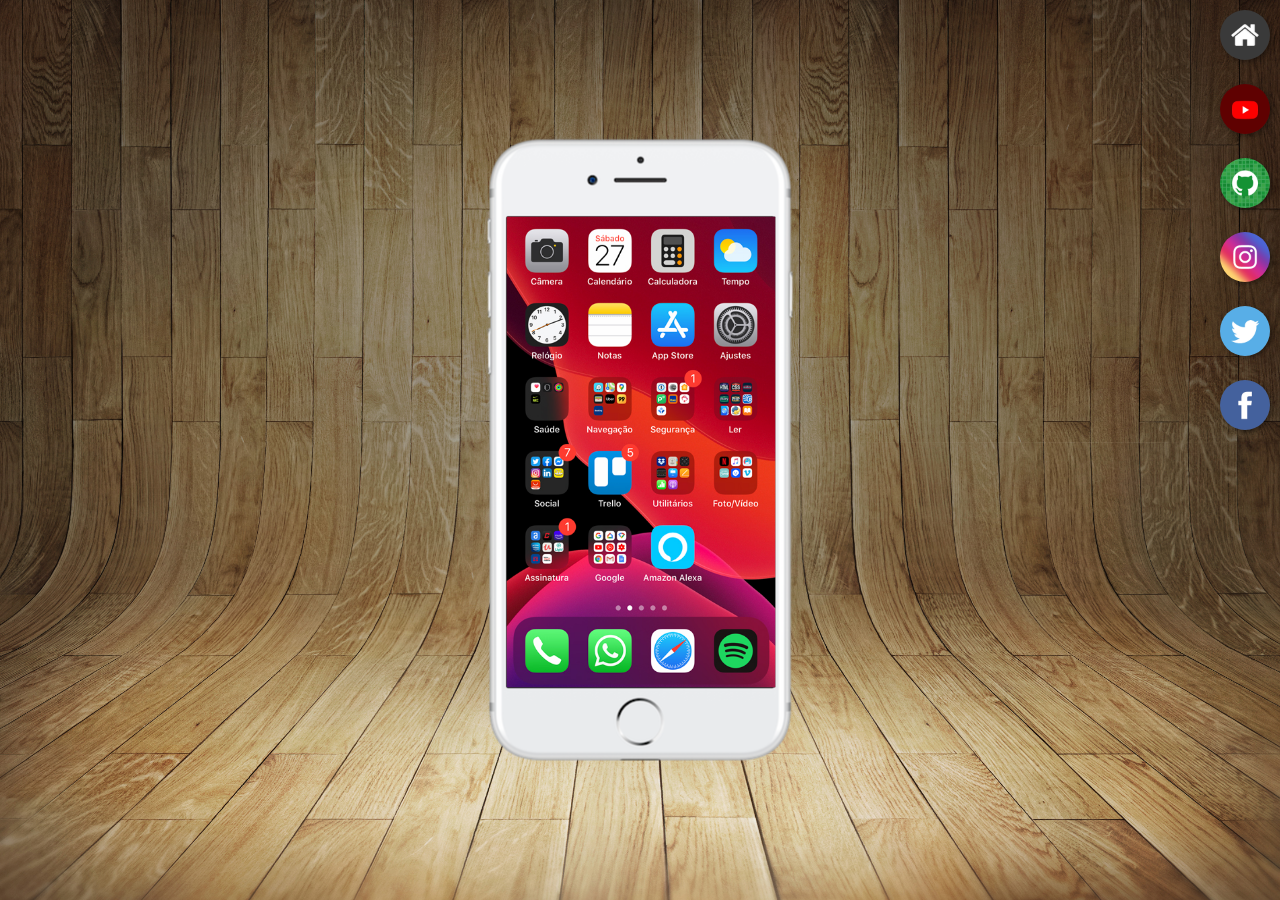
<file: index.html>
<!DOCTYPE html>
<html lang="en">
<head>
    <meta charset="UTF-8">
    <meta name="viewport" content="width=device-width, initial-scale=1.0">
    <link rel="shortcut icon" href="favicon.ico" type="image/x-icon">
    <link rel="stylesheet" href="estilos/style.css">
    <title>Projeto Redes Sociais</title>
</head>
<body>
    <main>
        <section id="telefone">
            <iframe src="home.html" name="tela" id="tela" frameborder="0" referrerpolicy="no-referrer"></iframe>
            
        </section>
        <section id="redes-sociais">
            <a href="home.html" target="tela"><img src="imagens/logo-home.jpg" alt="tela" id="home"></a><br>
            <a href="youtube.html" target="tela"><img src="imagens/logo-youtube.jpg" alt="youtube"></a><br>
            <a href="github.html" target="tela"><img src="imagens/logo-github.jpg" alt="github"></a><br>
            <a href="instagram.html" target="tela"><img src="imagens/logo-instagram.jpg" alt="instagram"></a><br>
            <a href="twitter.html" target="tela"><img src="imagens/logo-twitter.jpg" alt="twitter"></a><br>
            <a href="facebook.html" target="tela"><img src="imagens/logo-facebook.jpg" alt="facebok"></a><br>
            
        </section>
    </main>   
</body>
</html>
</file>
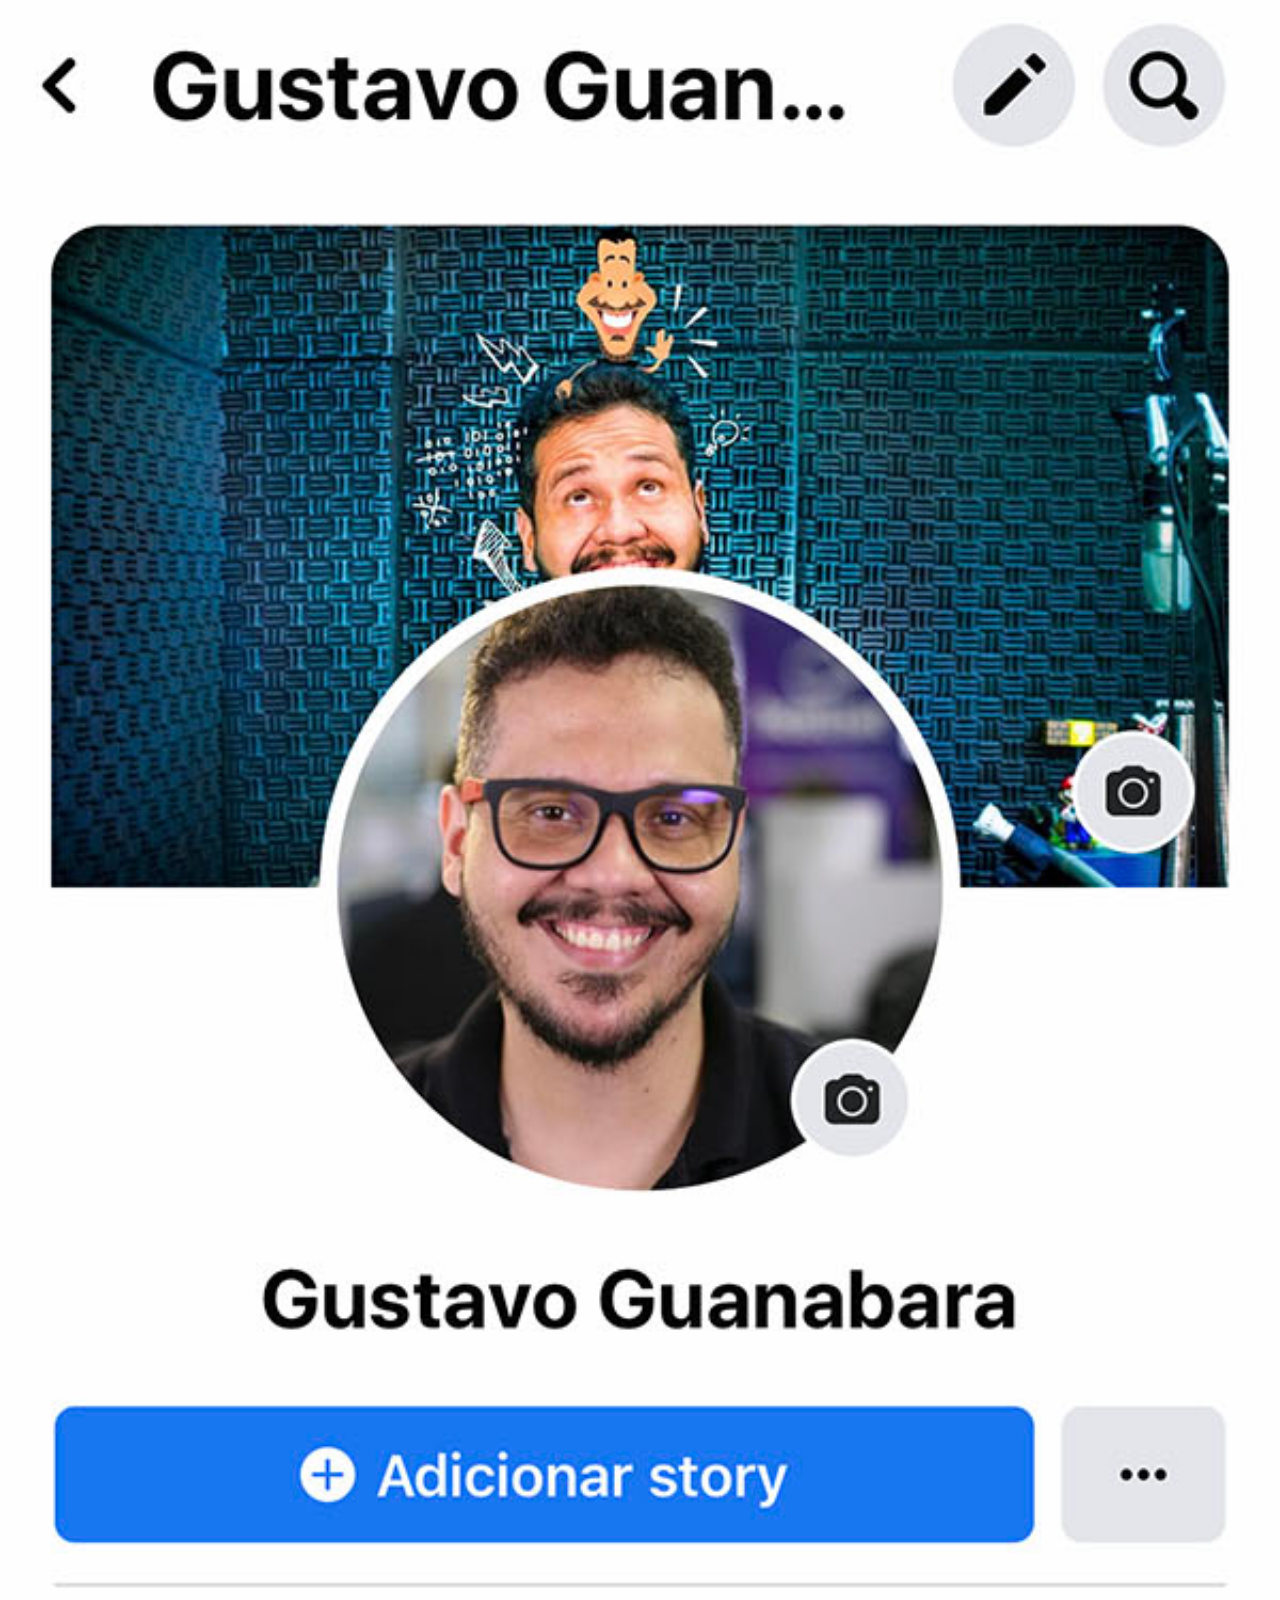
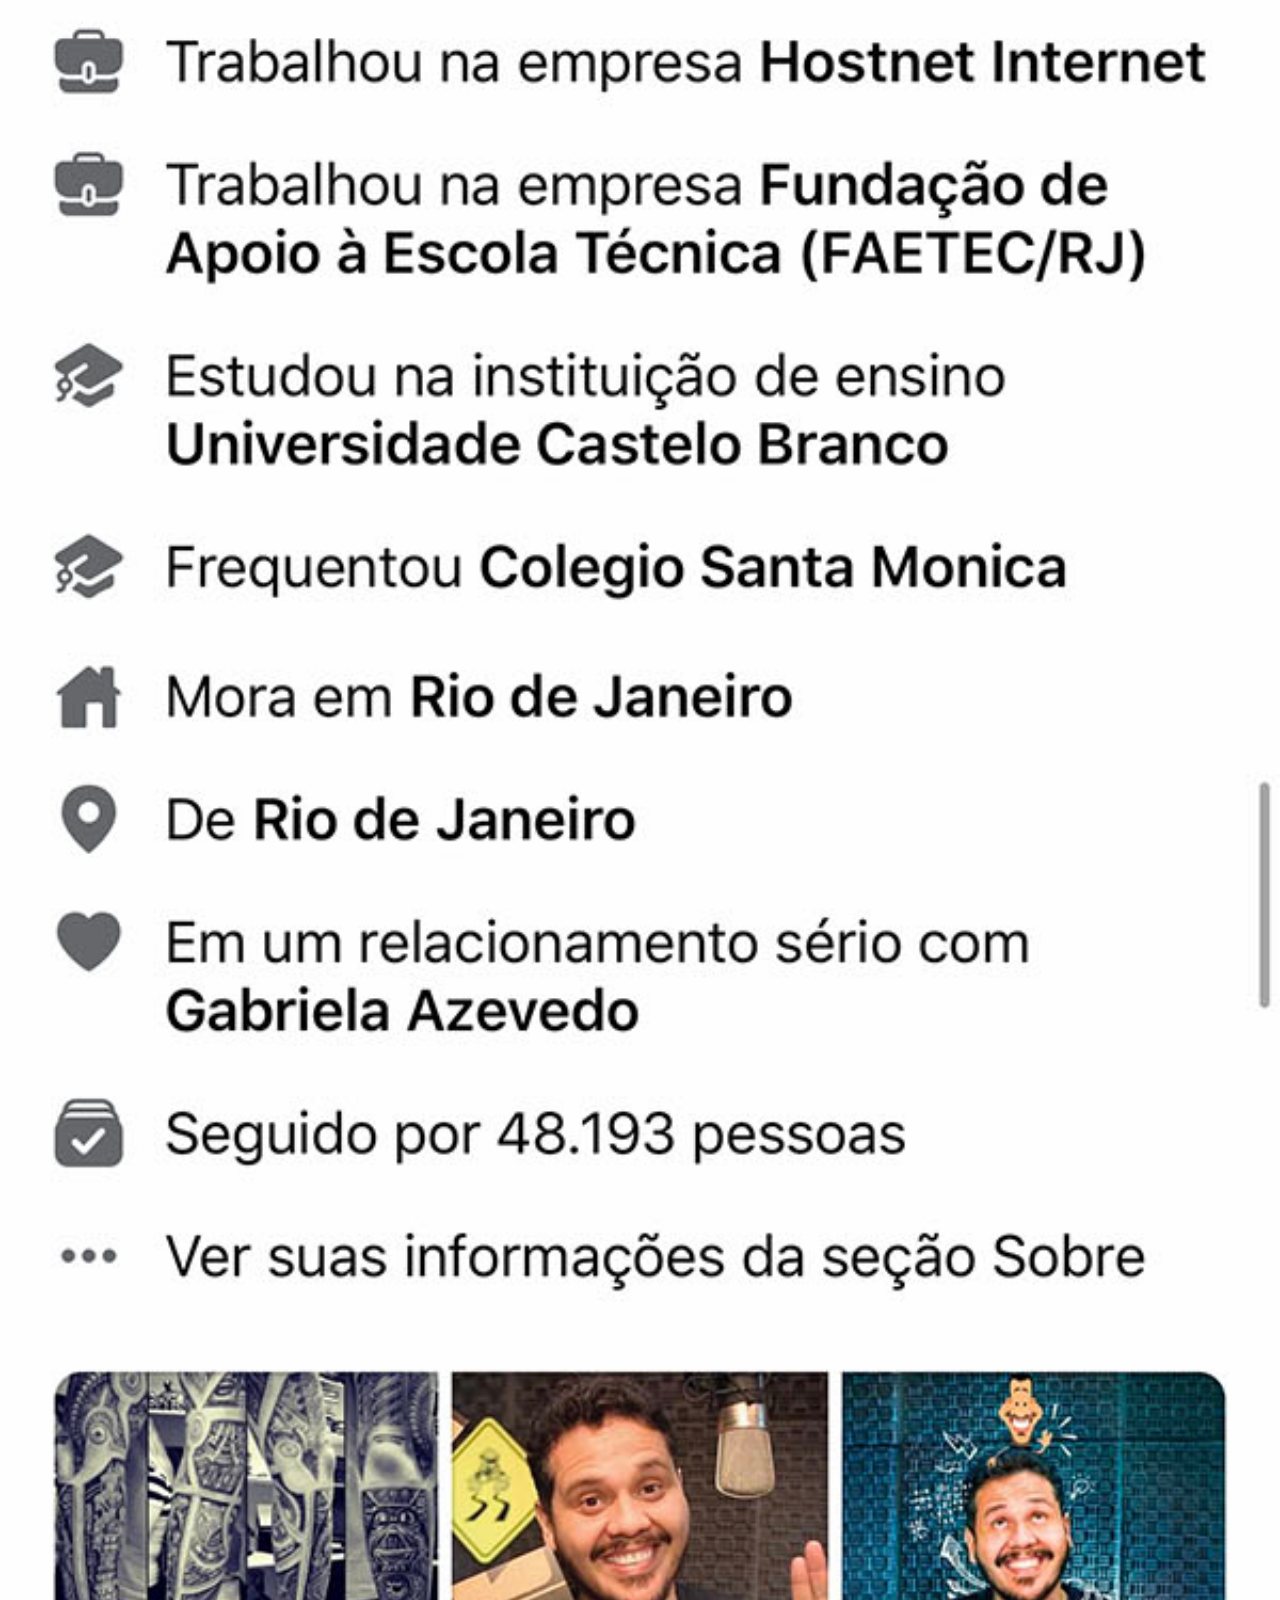
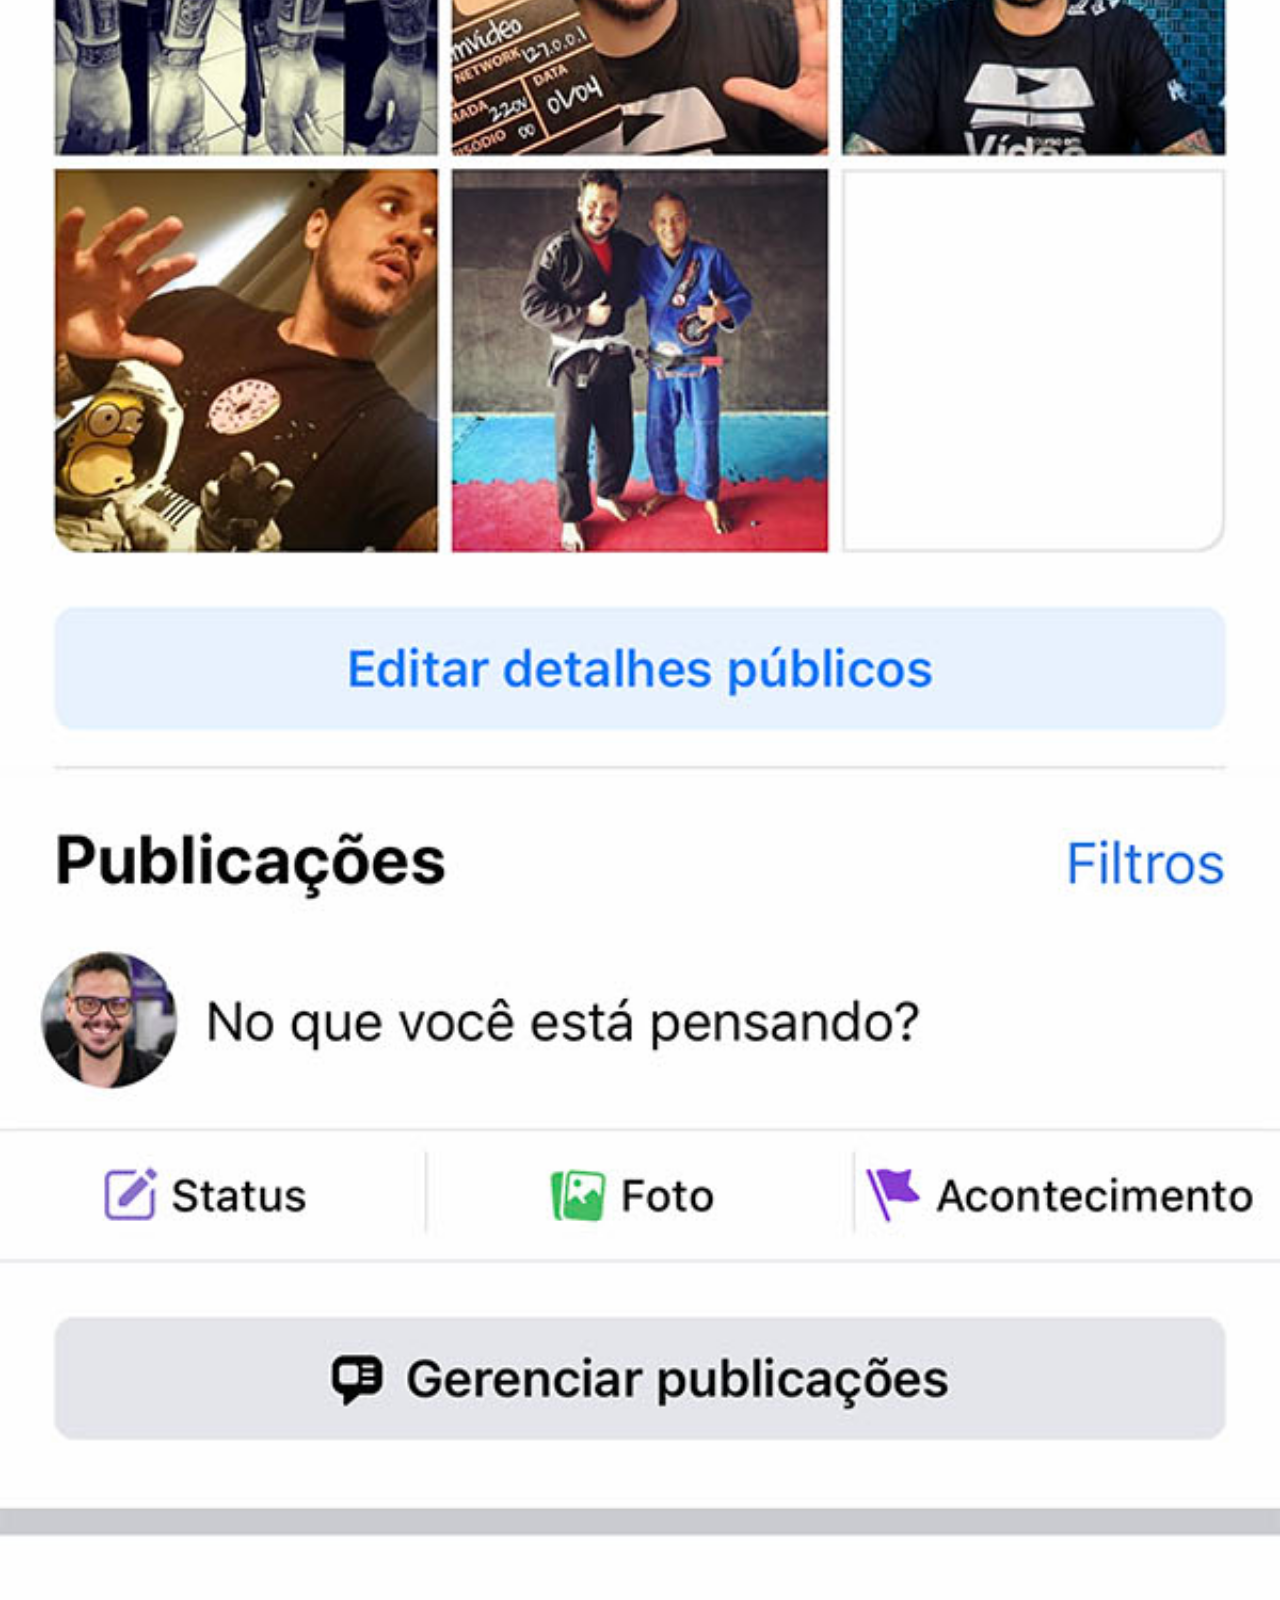
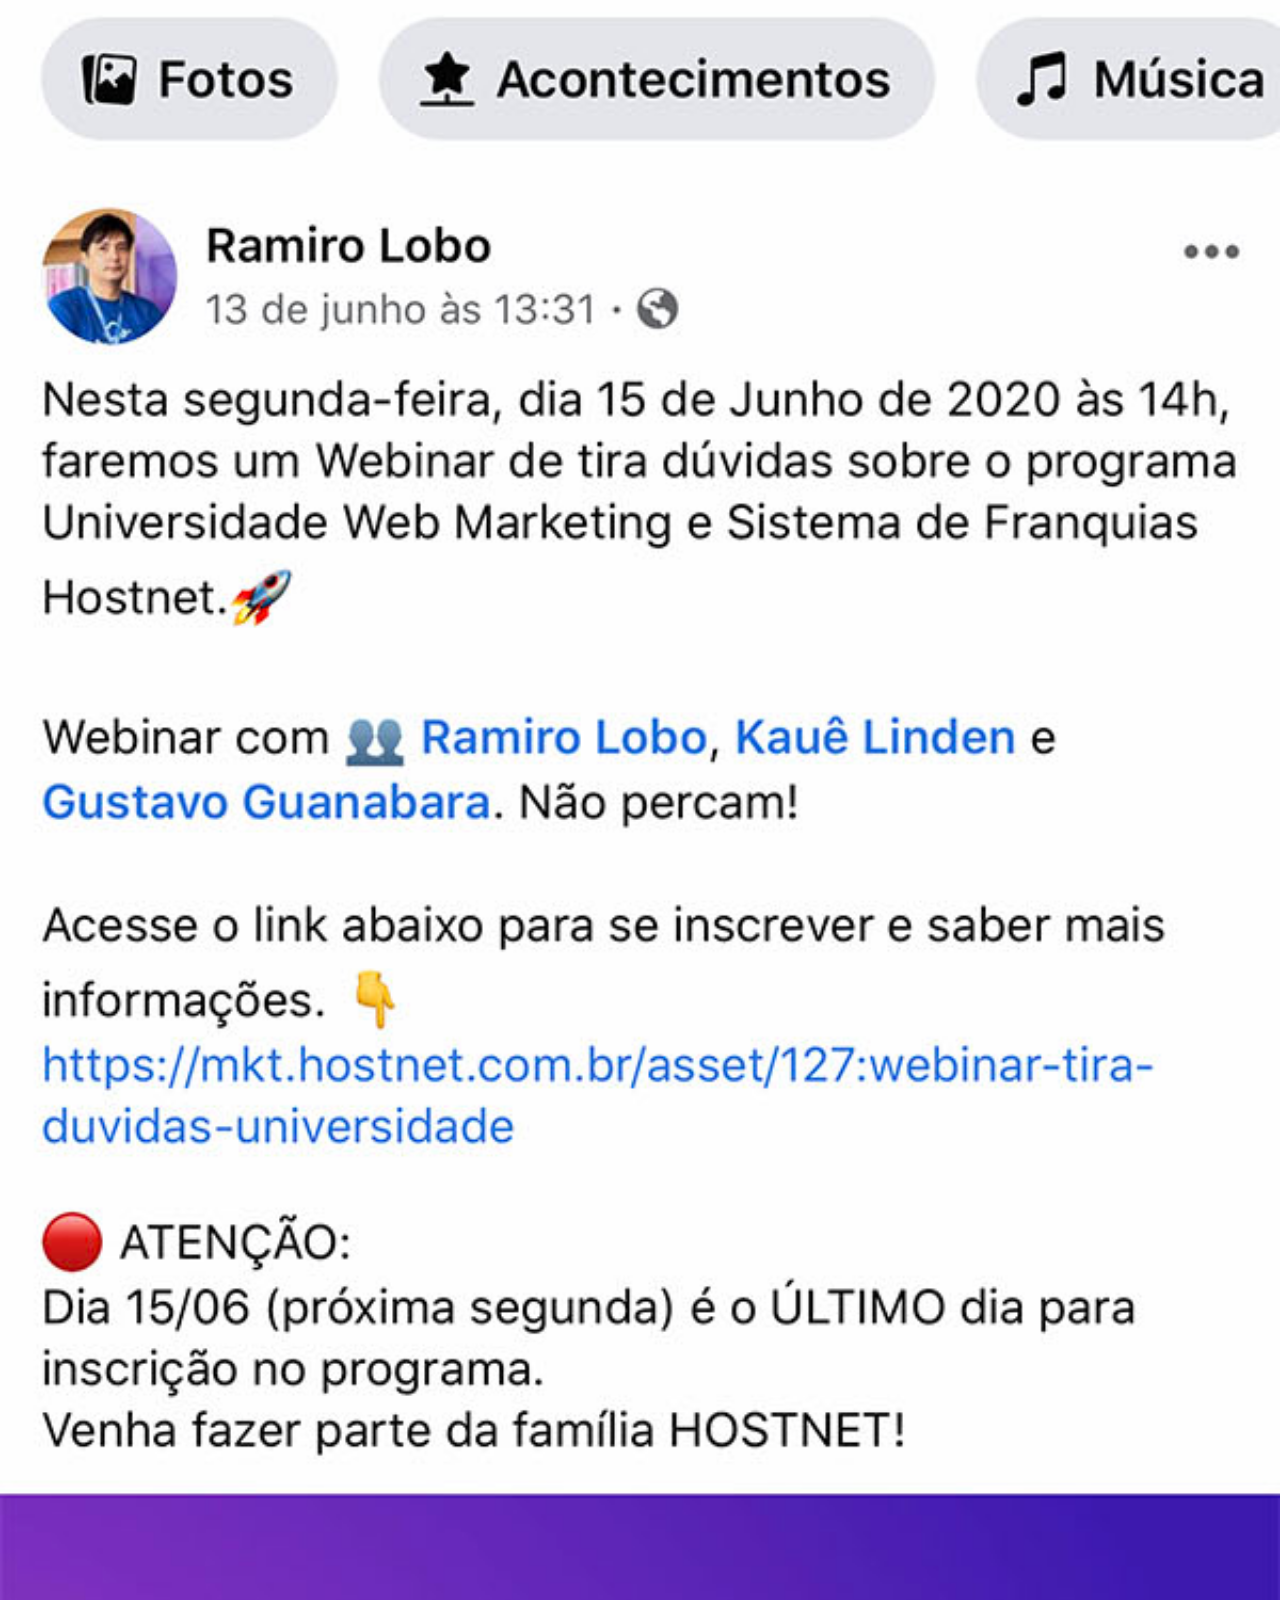
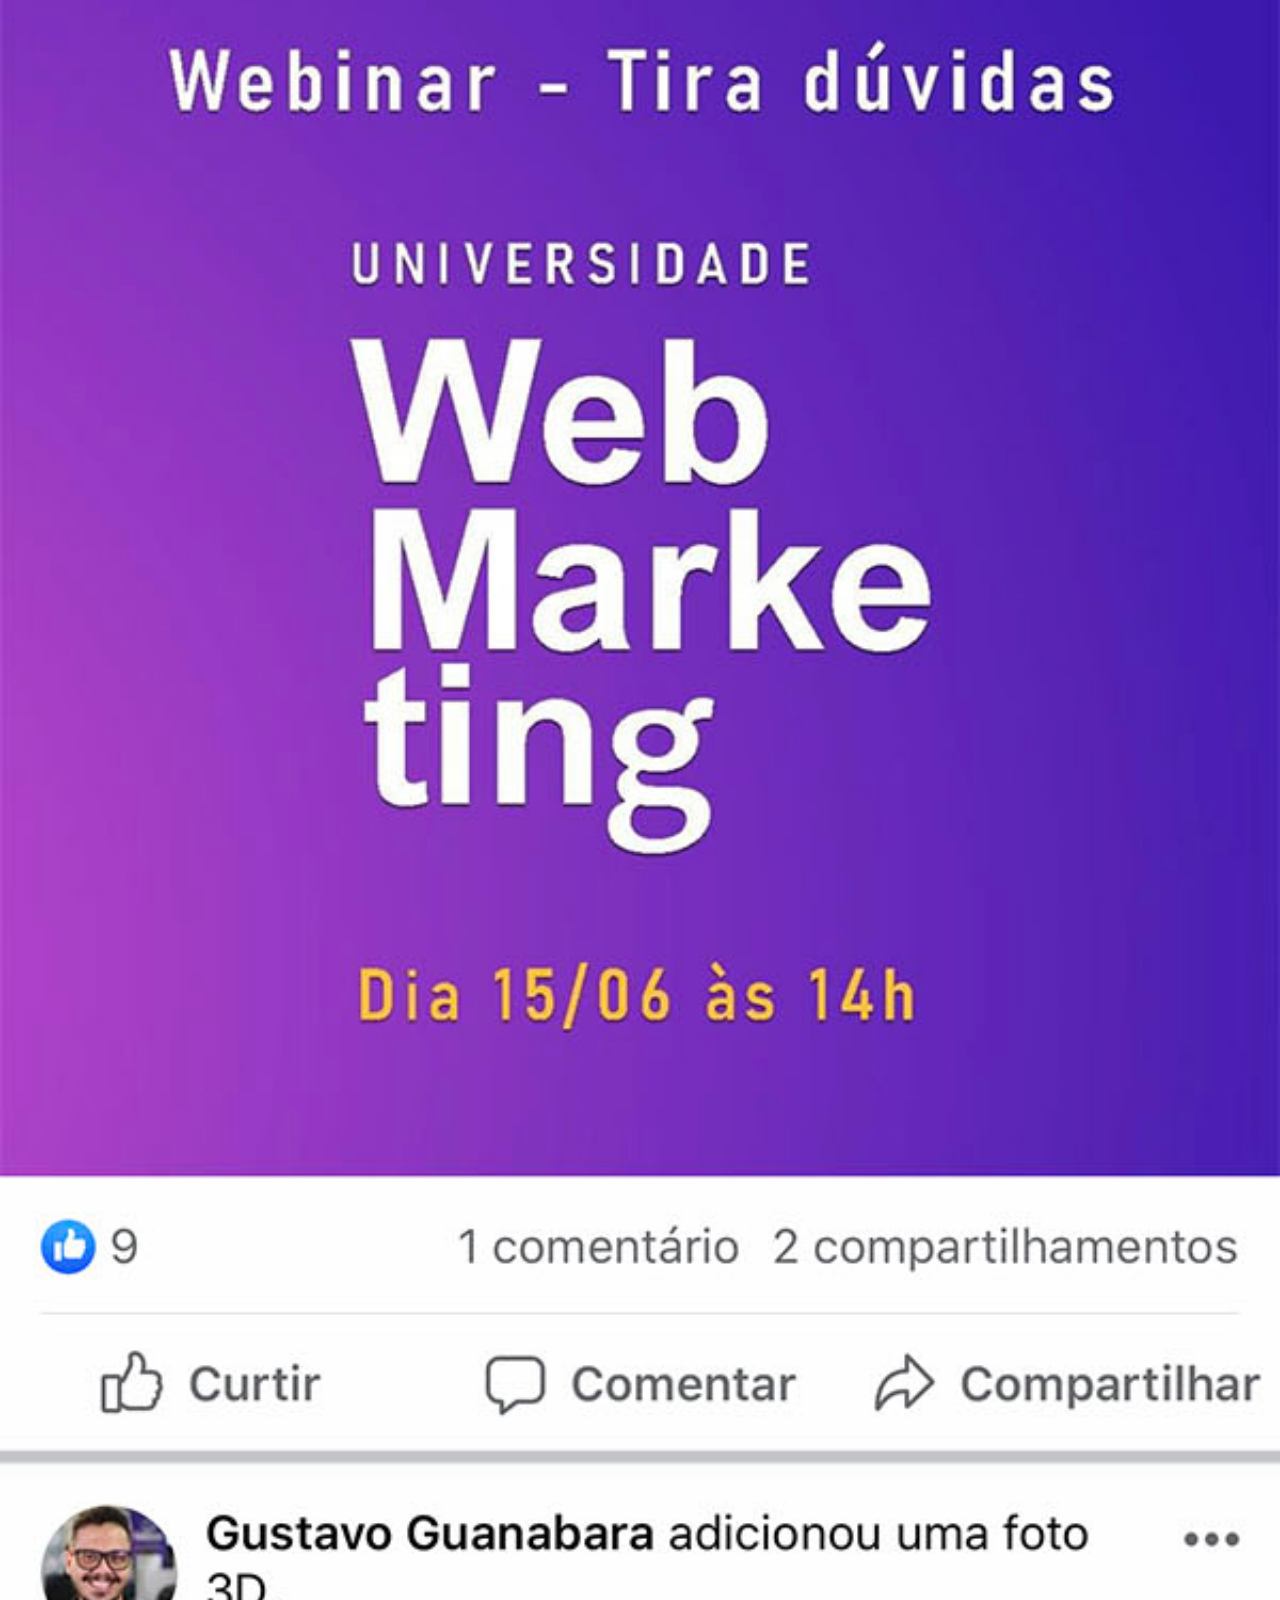
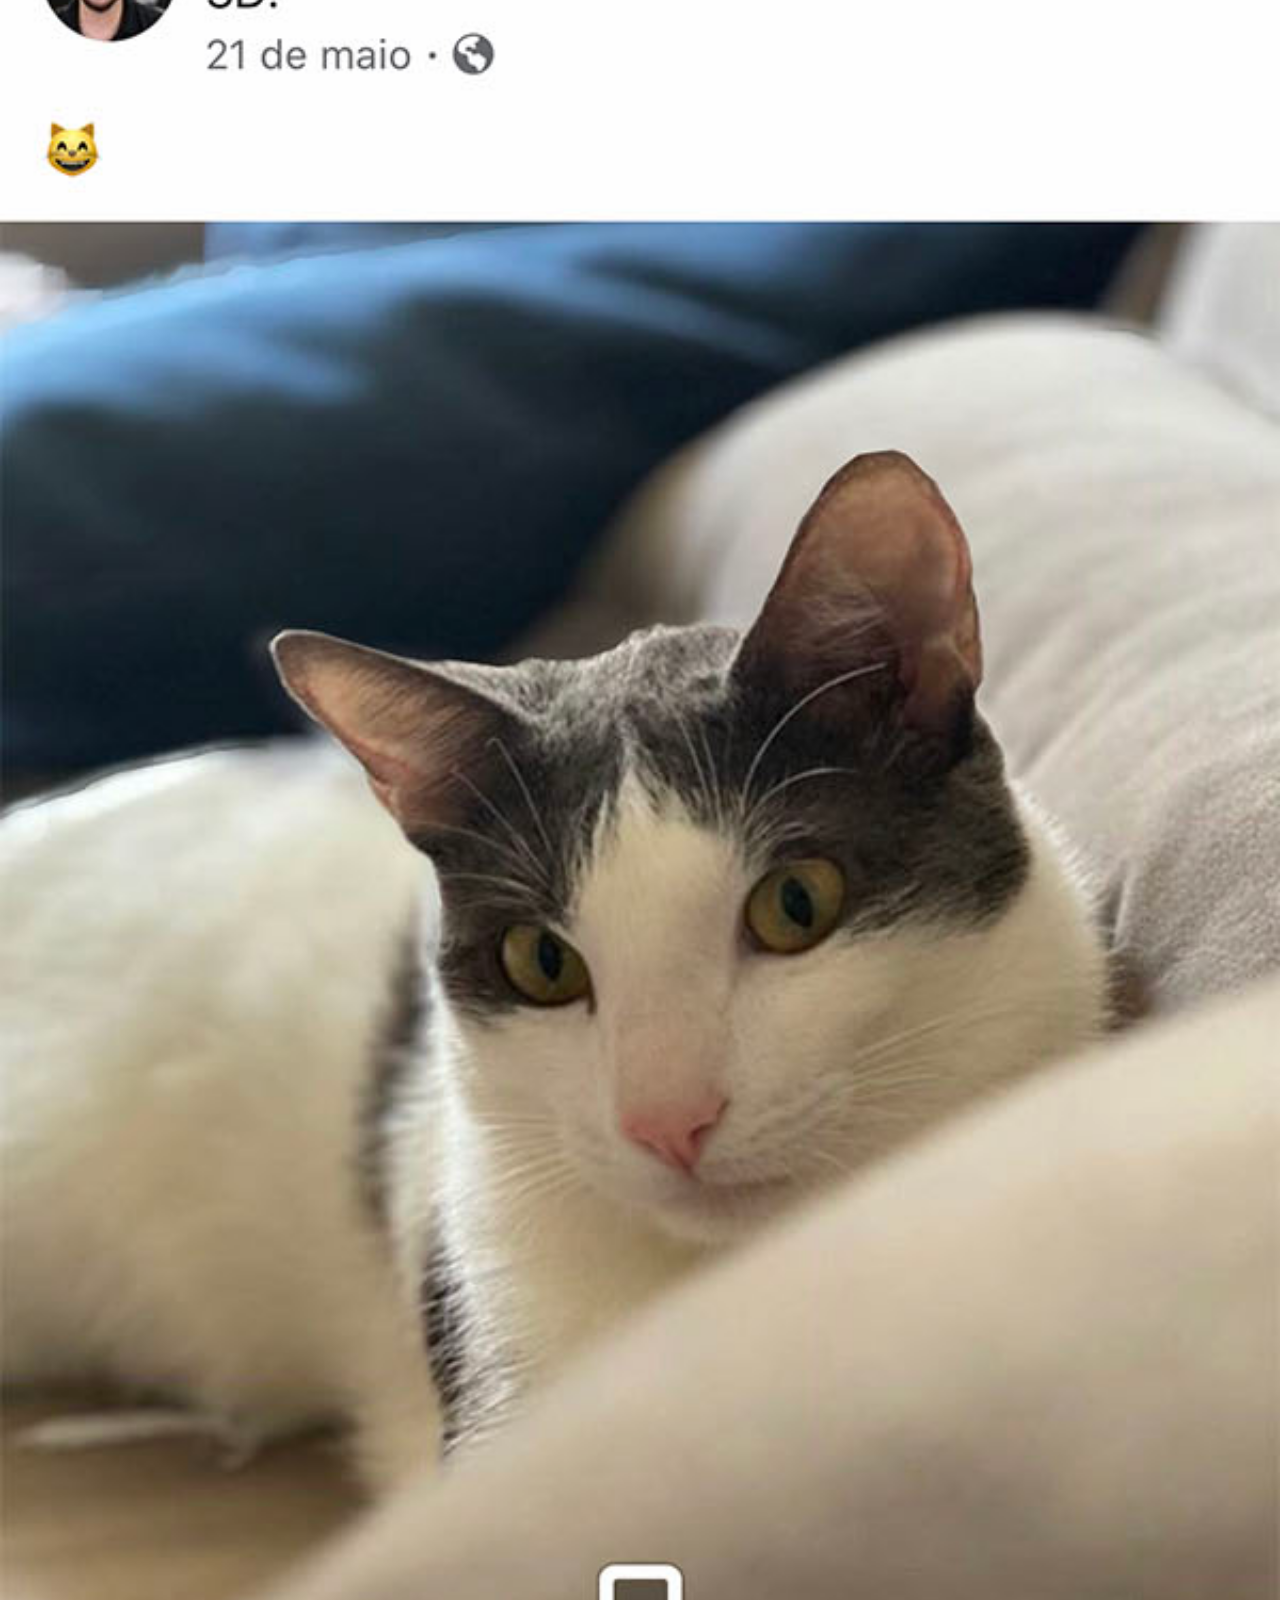
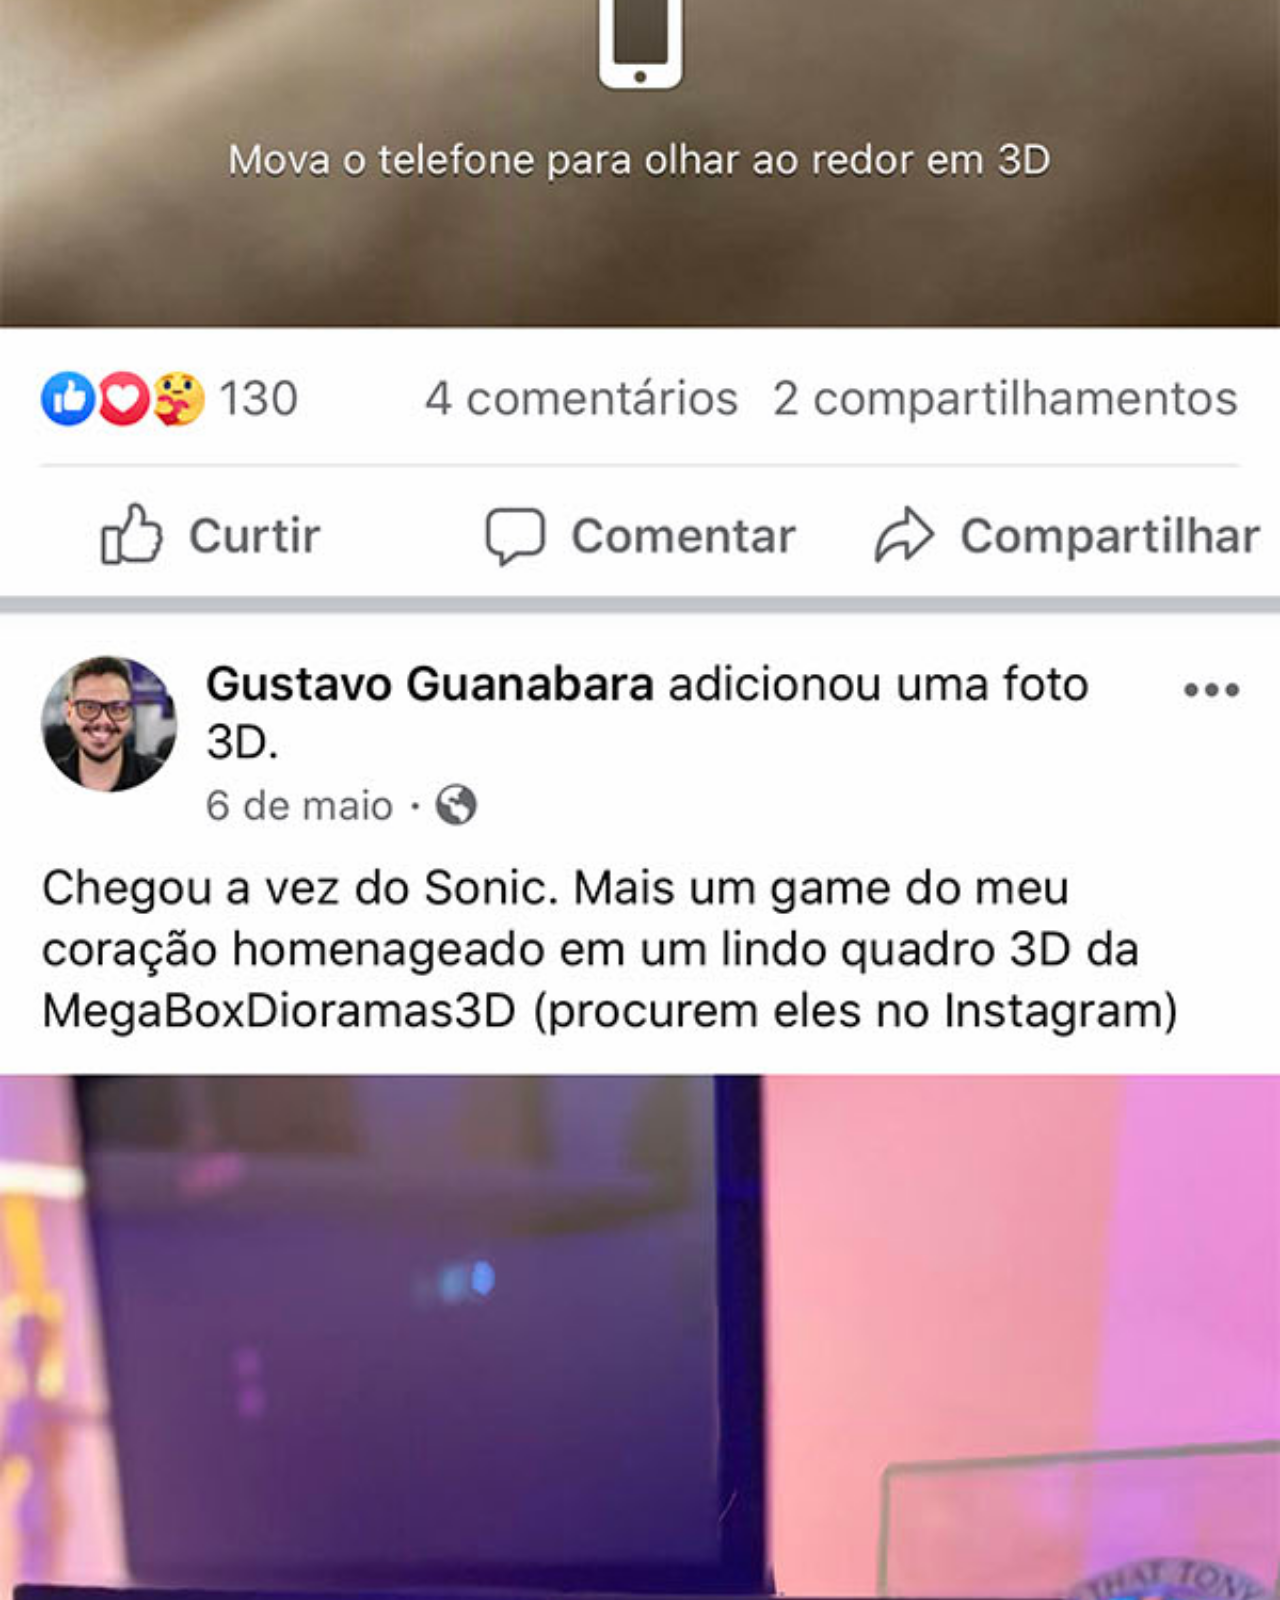
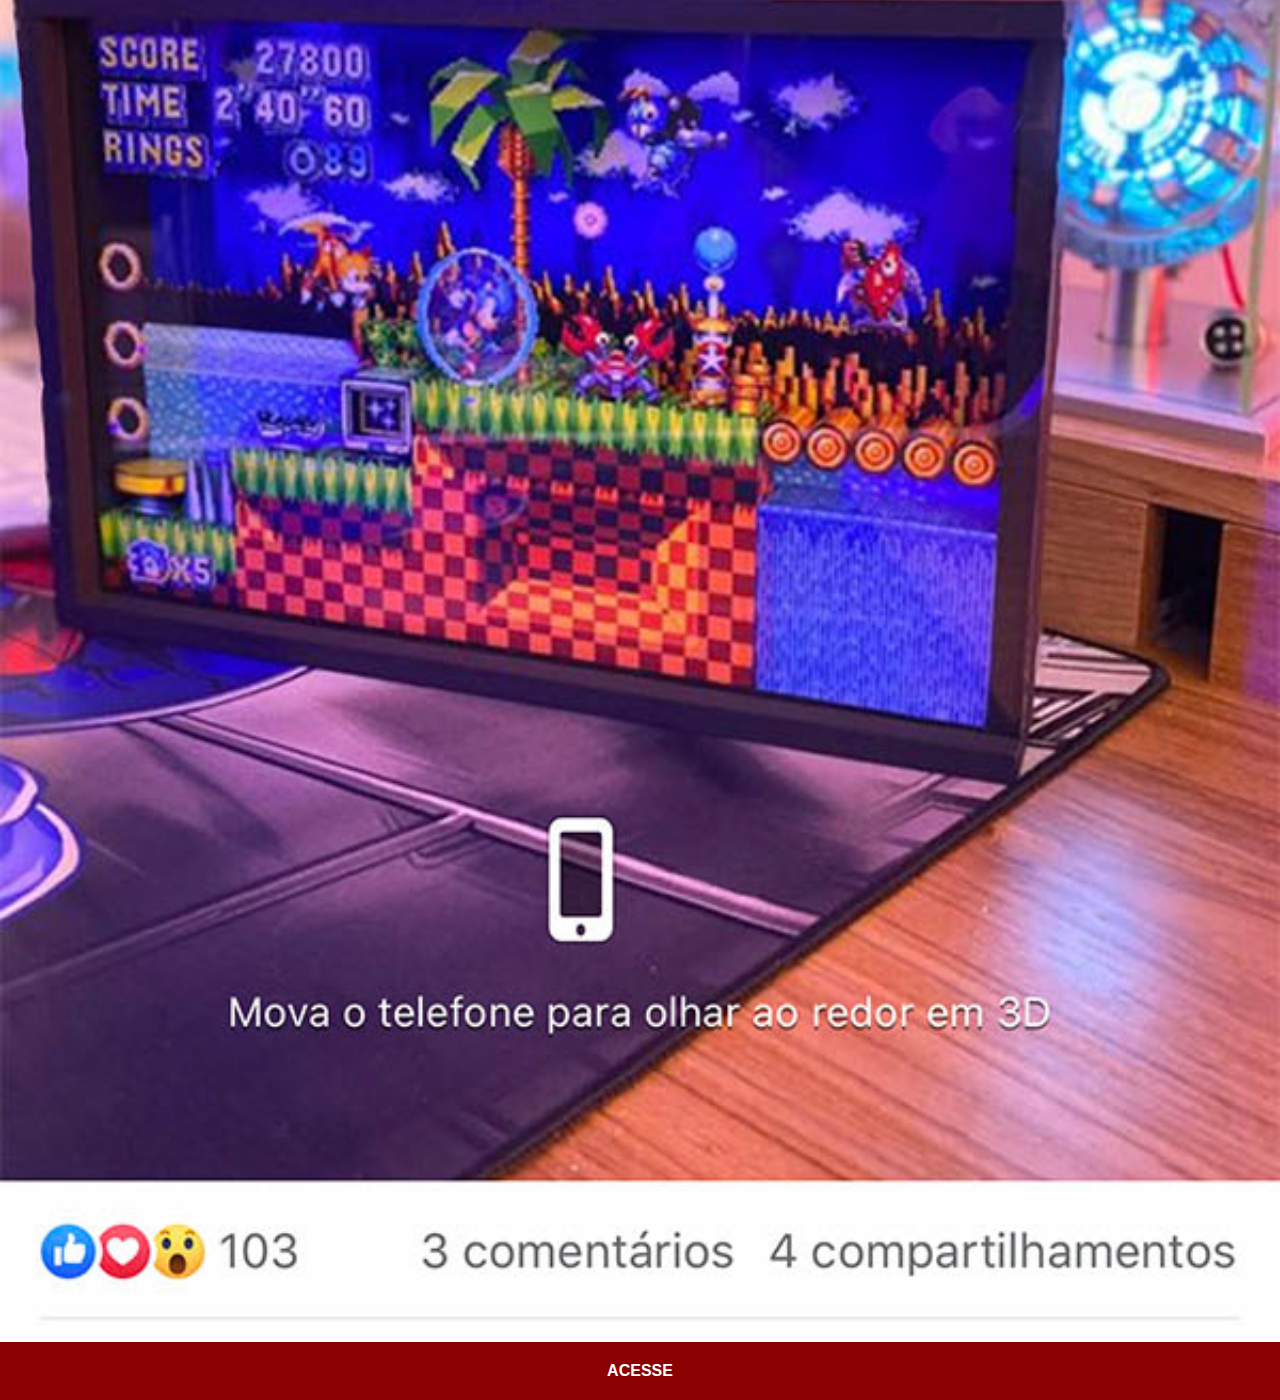
<file: facebook.html>
<!DOCTYPE html>
<html lang="pt-br">
<head>
    <meta charset="UTF-8">
    <meta name="viewport" content="width=device-width, initial-scale=1.0">
    <title>Document</title>
    <link rel="stylesheet" href="estilos/social.css">
</head>
<body>
    <img src="imagens/tela-facebook.jpg" alt=""><a href="https://www.facebook.com/gustavoguanabara/?locale=pt_BR">ACESSE</a>
       
    
</body>
</html>
</file>
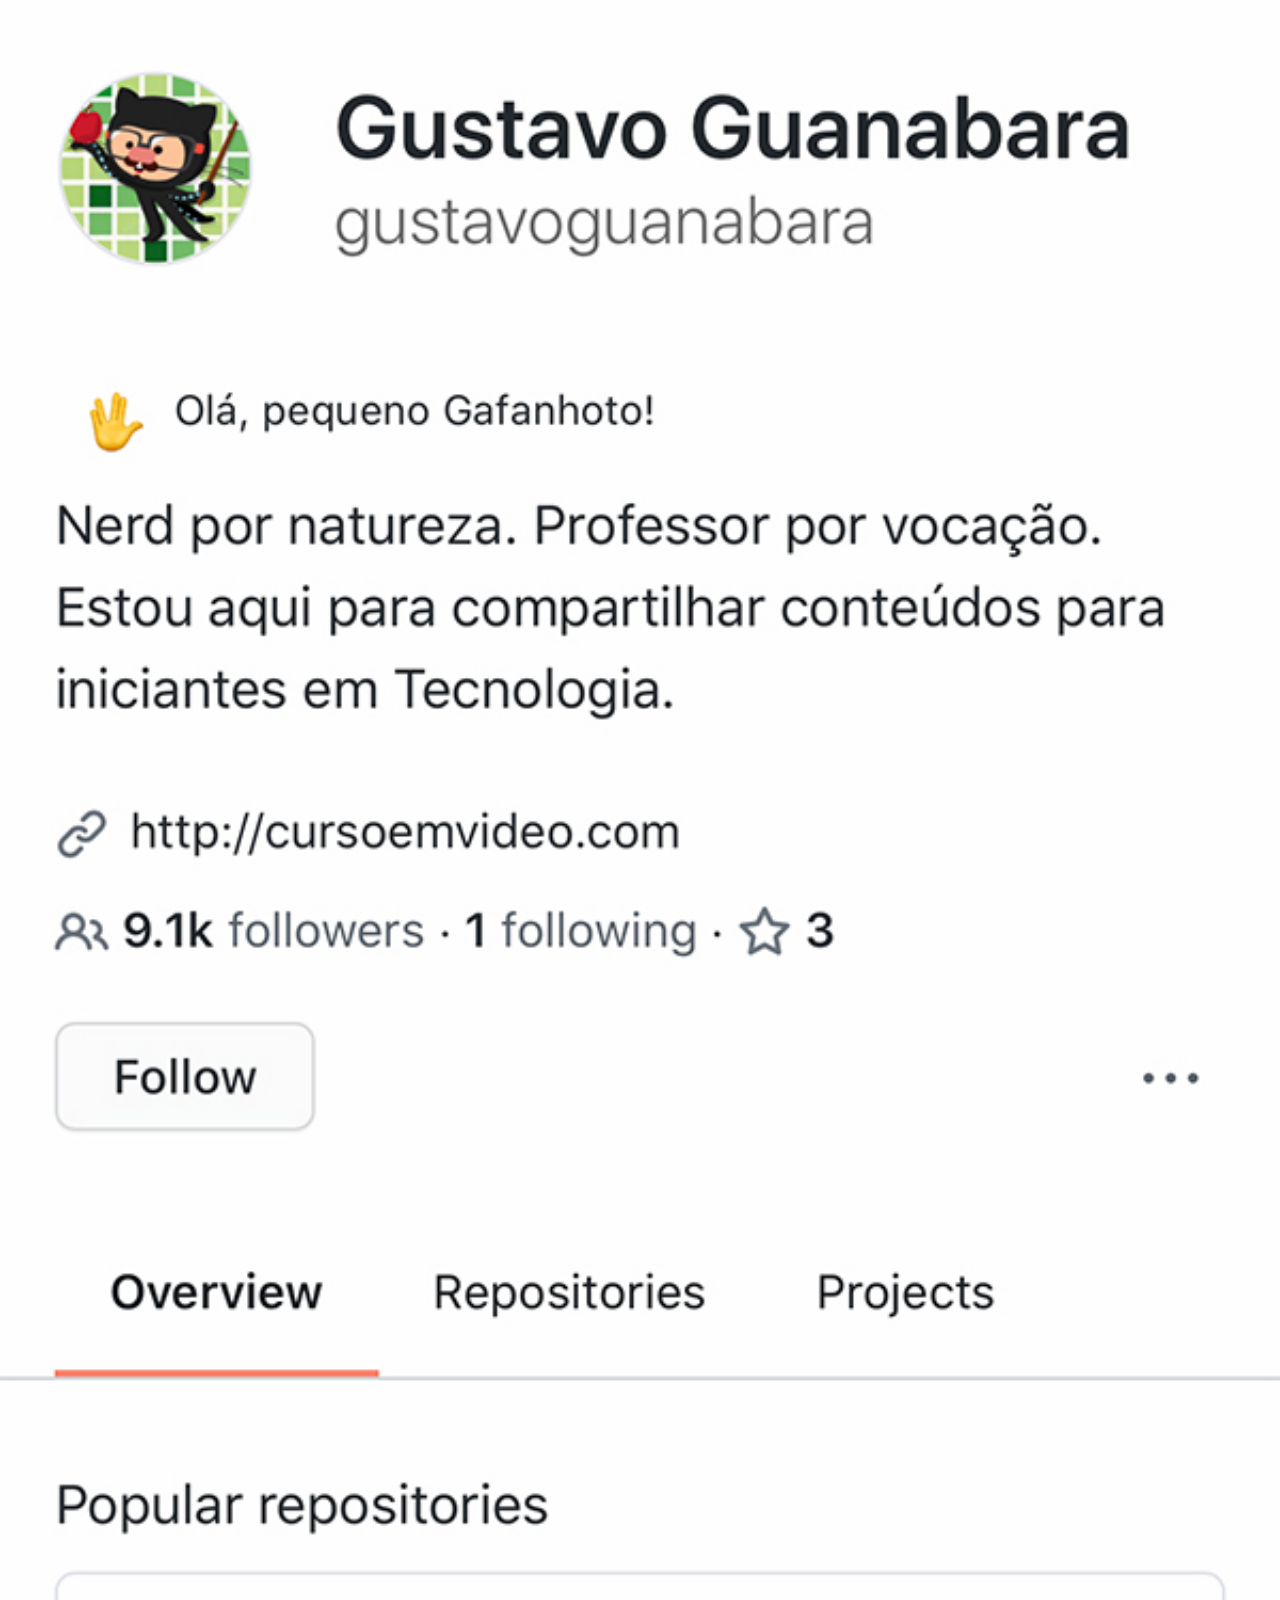
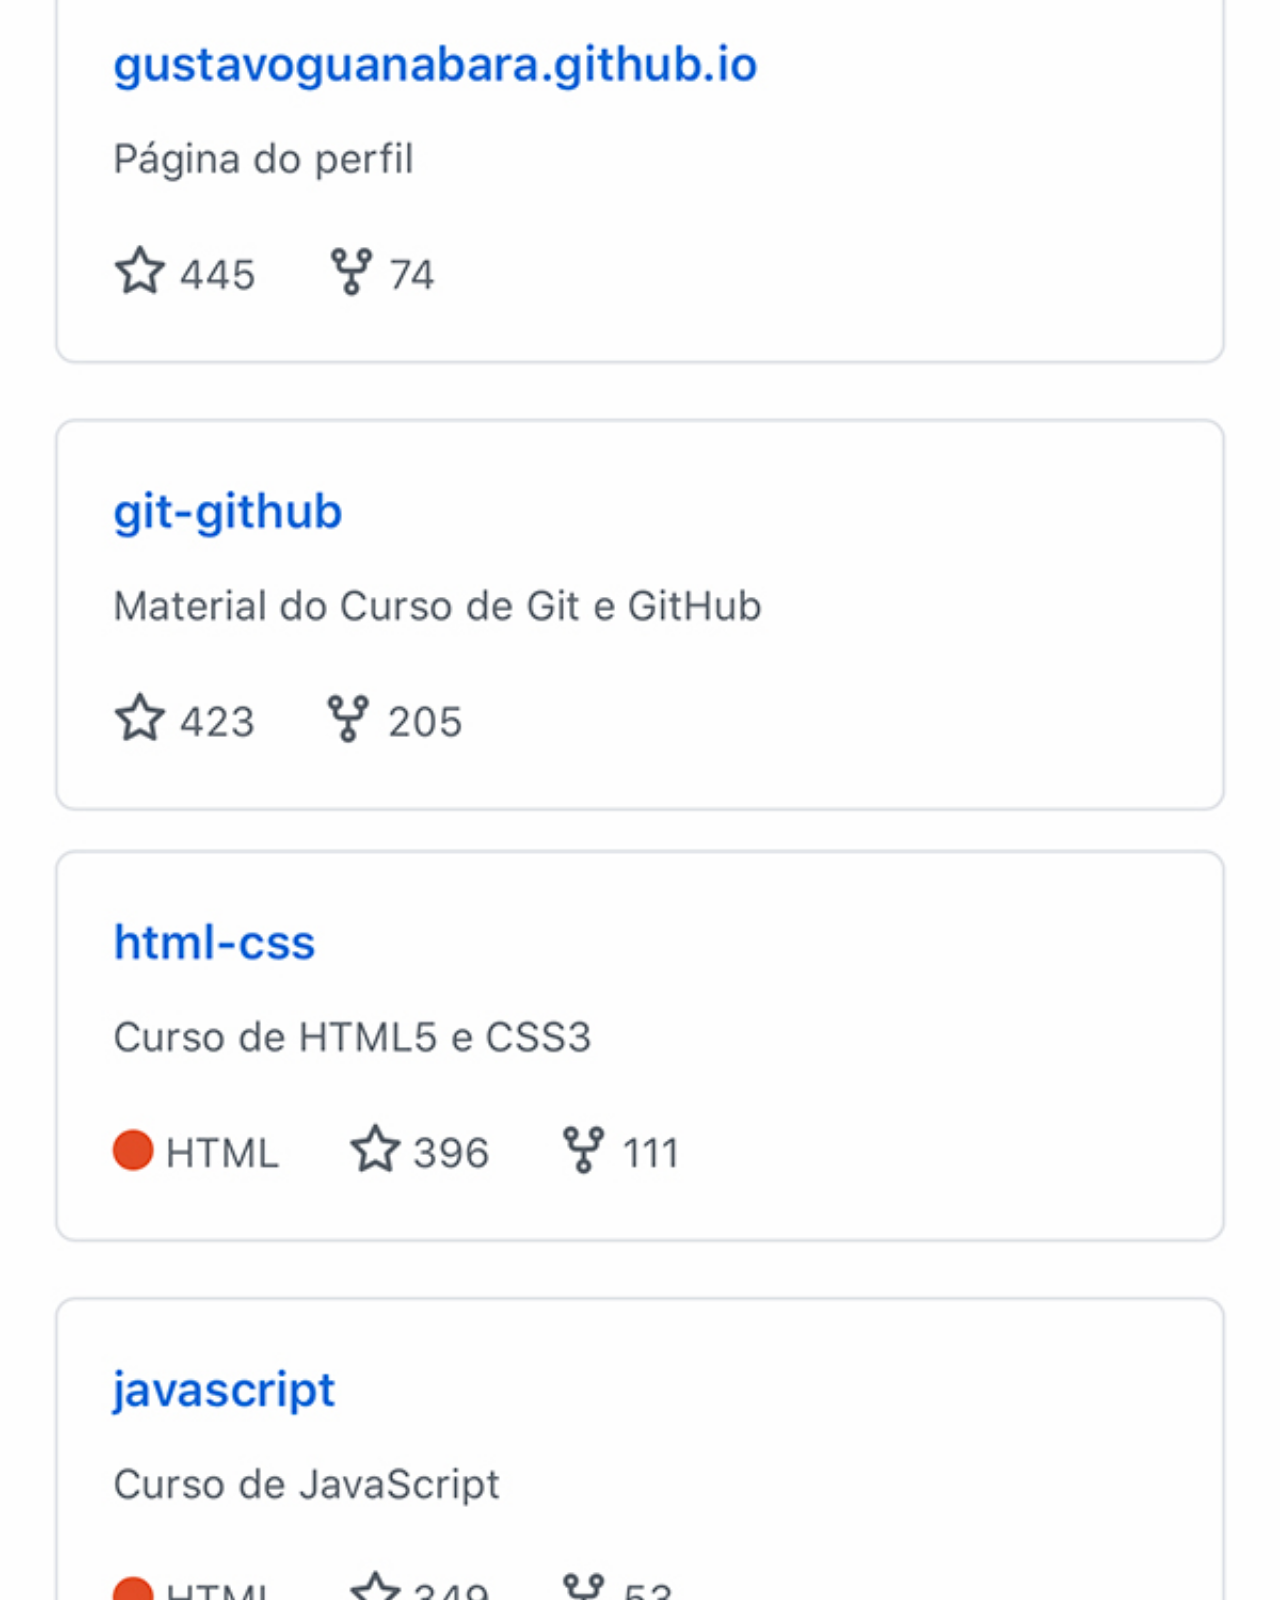
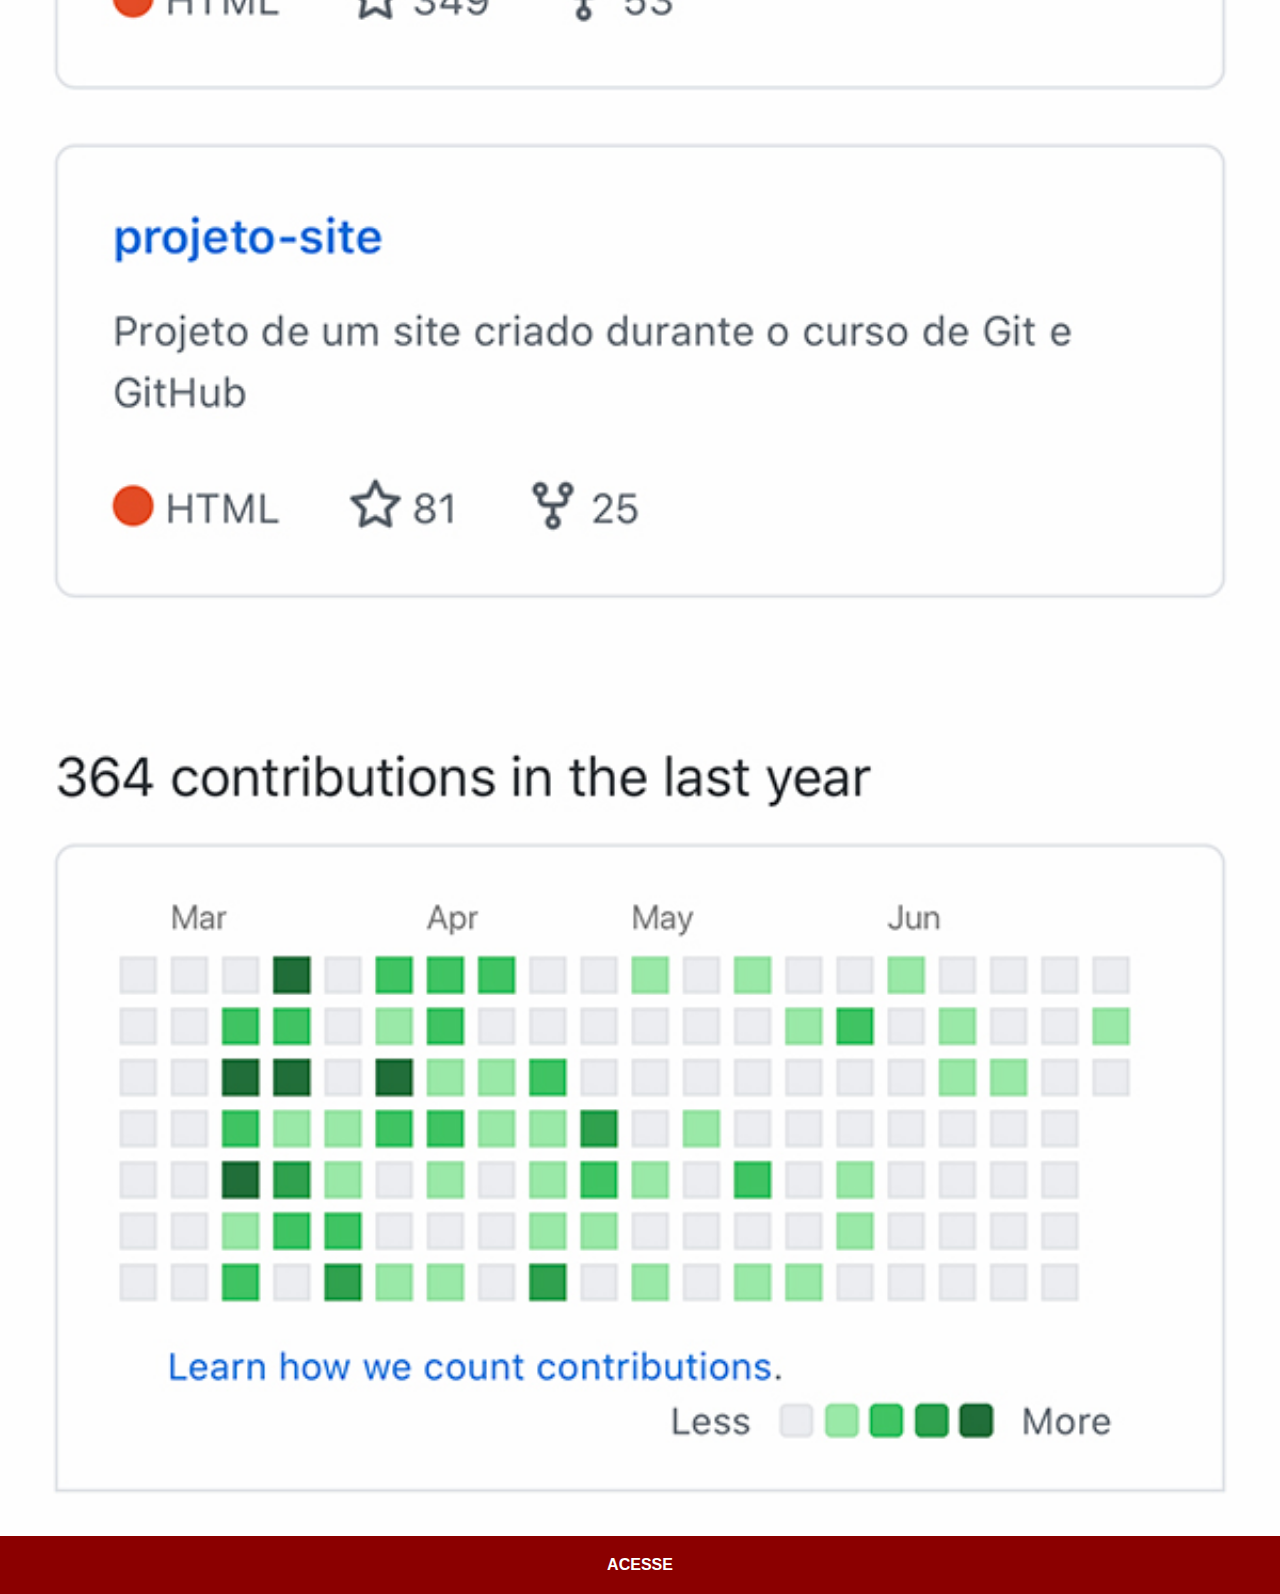
<file: github.html>
<!DOCTYPE html>
<html lang="pt-br">
<head>
    <meta charset="UTF-8">
    <meta name="viewport" content="width=device-width, initial-scale=1.0">
    <title>Document</title>
    <link rel="stylesheet" href="estilos/social.css">
</head>
<body>
    <img src="imagens/tela-github.jpg" alt=""><a href="https://github.com/gustavoguanabara">ACESSE</a>
       
    
</body>
</html>
</file>
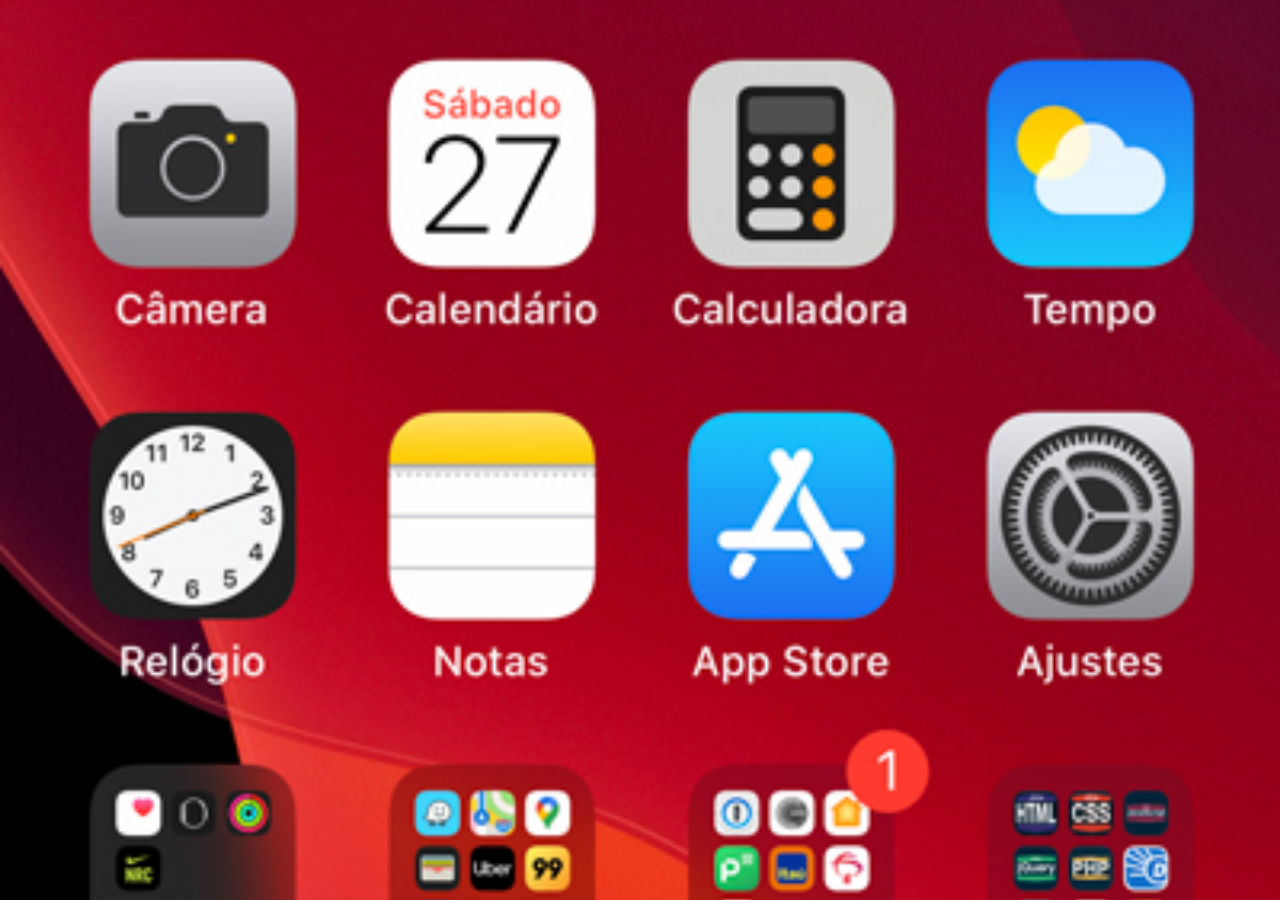
<file: home.html>
<!DOCTYPE html>
<html lang="pt-br">
<head>
    <meta charset="UTF-8">
    <meta name="viewport" content="width=device-width, initial-scale=1.0">
    <title>Document</title>
    <style>
        *{
            margin: 0px;
            padding: 0px;
        }
        body{
            width: 100vw;
            height: 100vh;
            background: black url(imagens/tela-home.jpg) no-repeat top center; 
            background-size: cover;
        }
        
    </style>
</head>
<body>
    
</body>
</html>
</file>
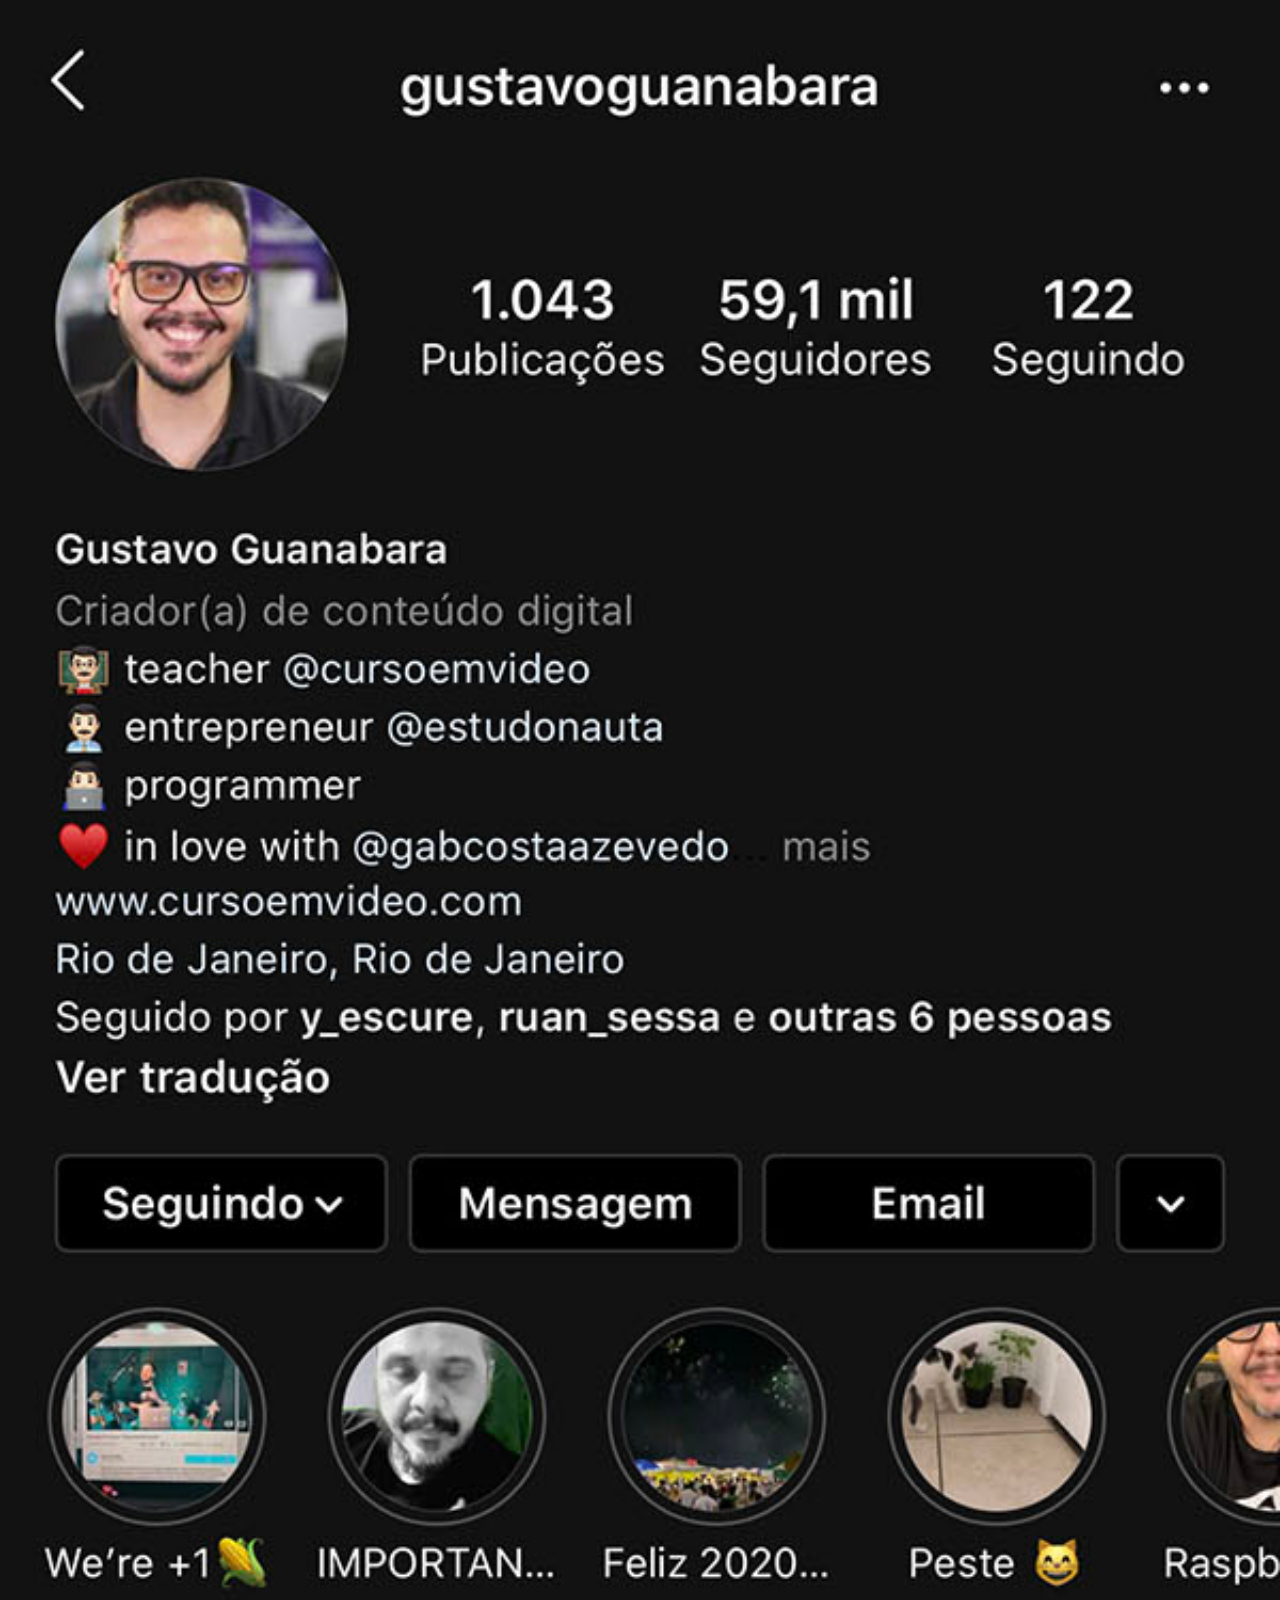
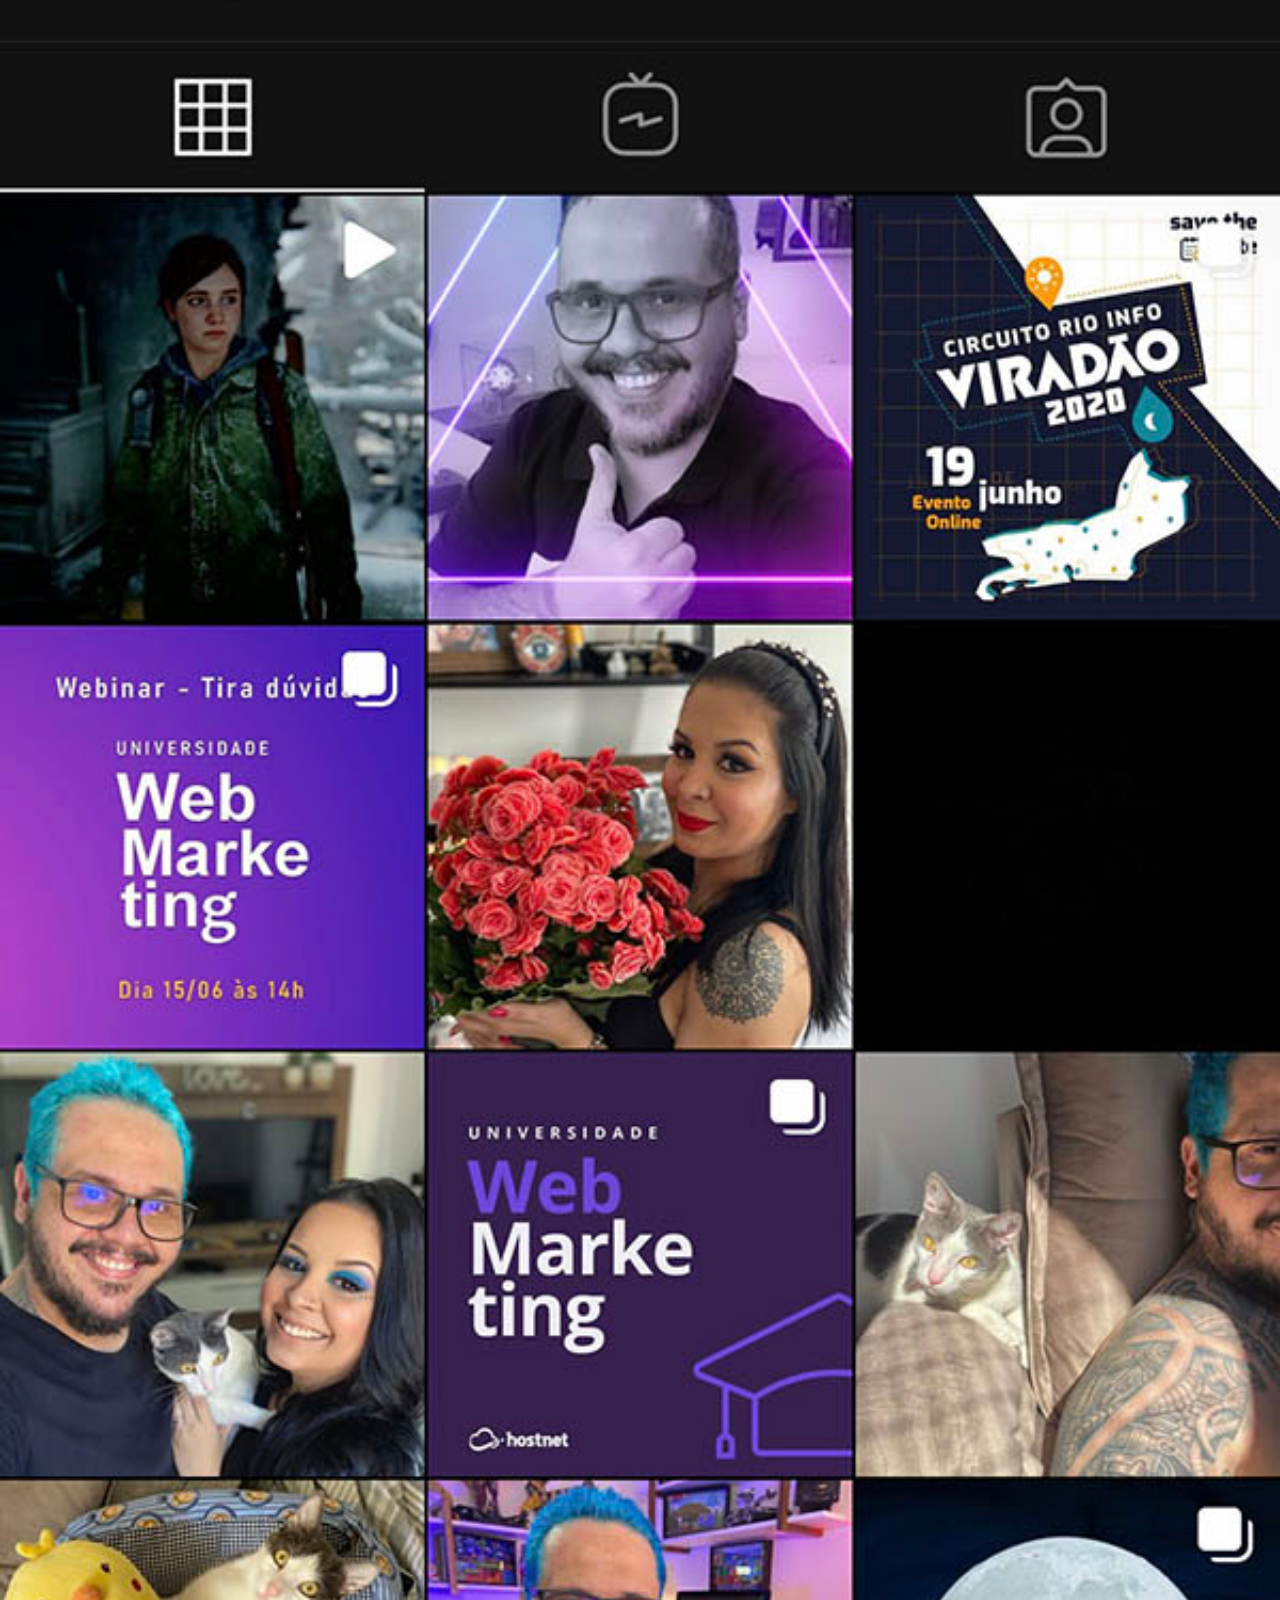
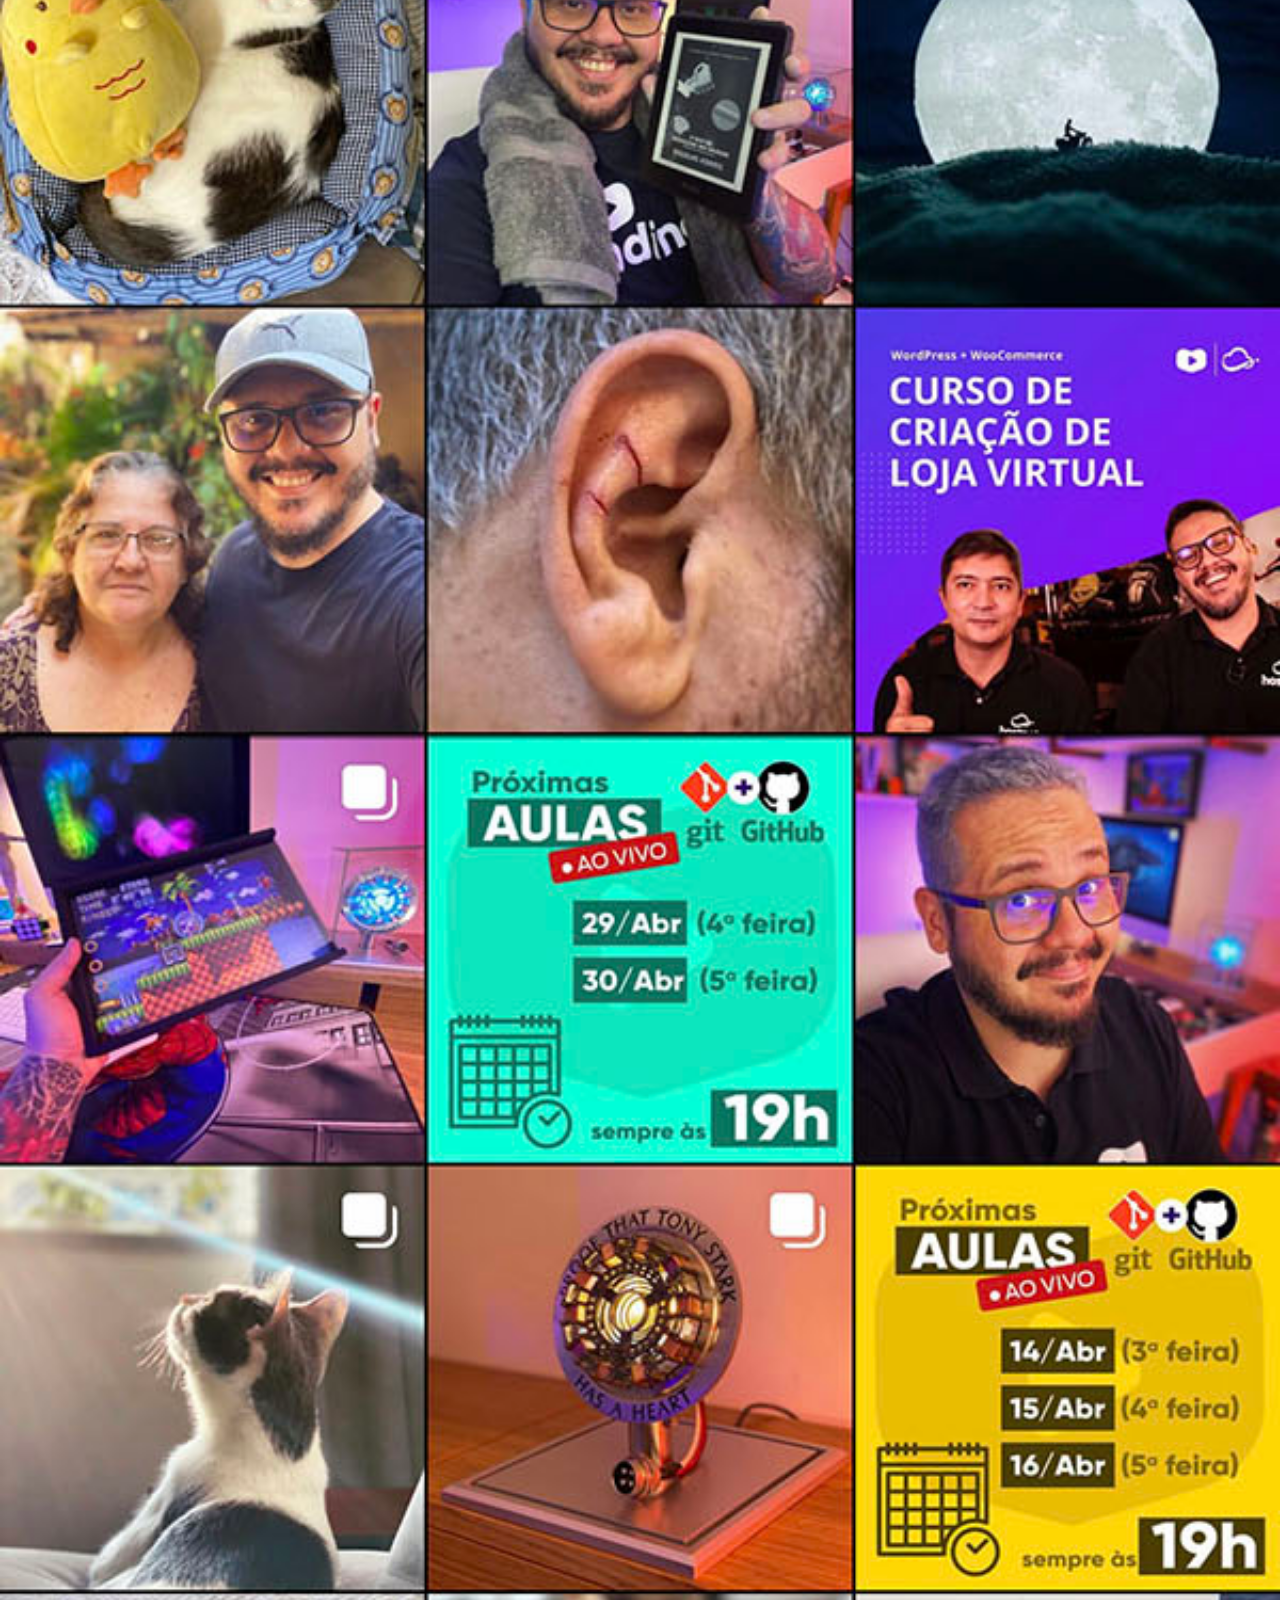
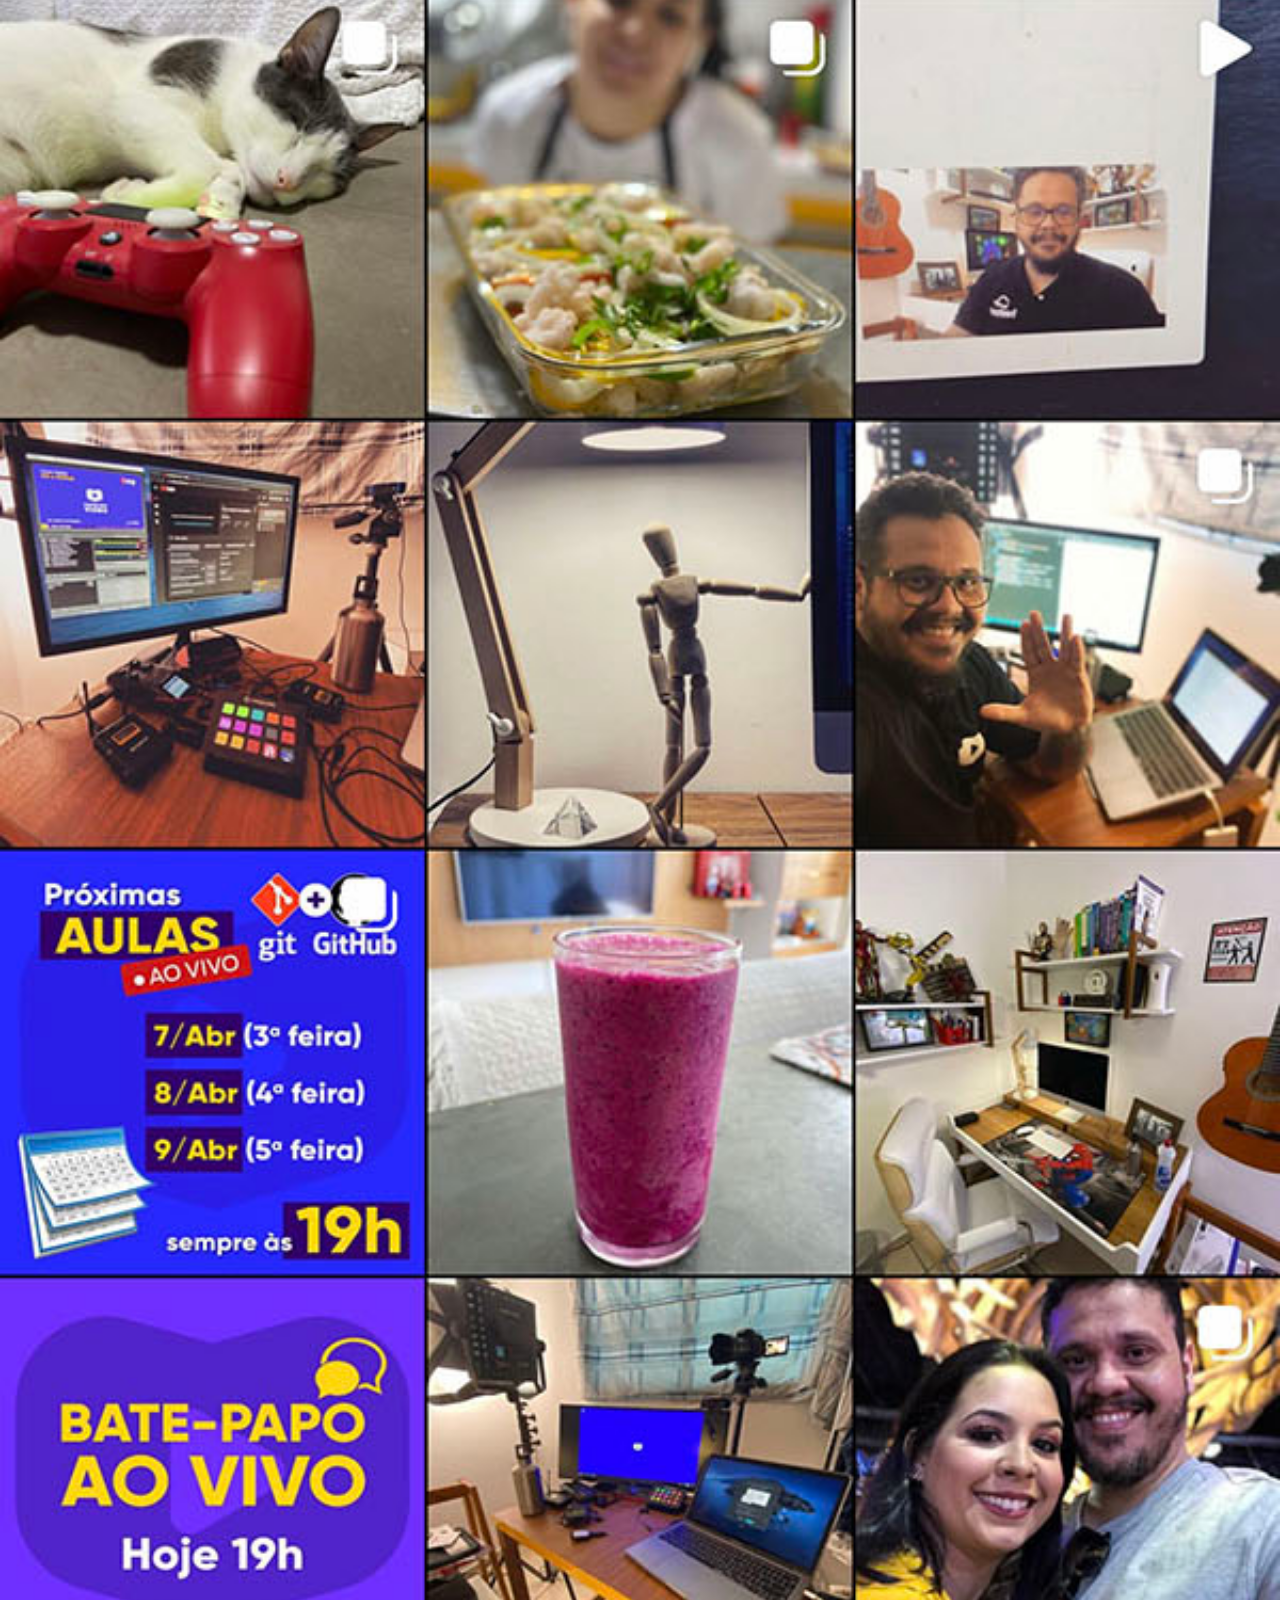
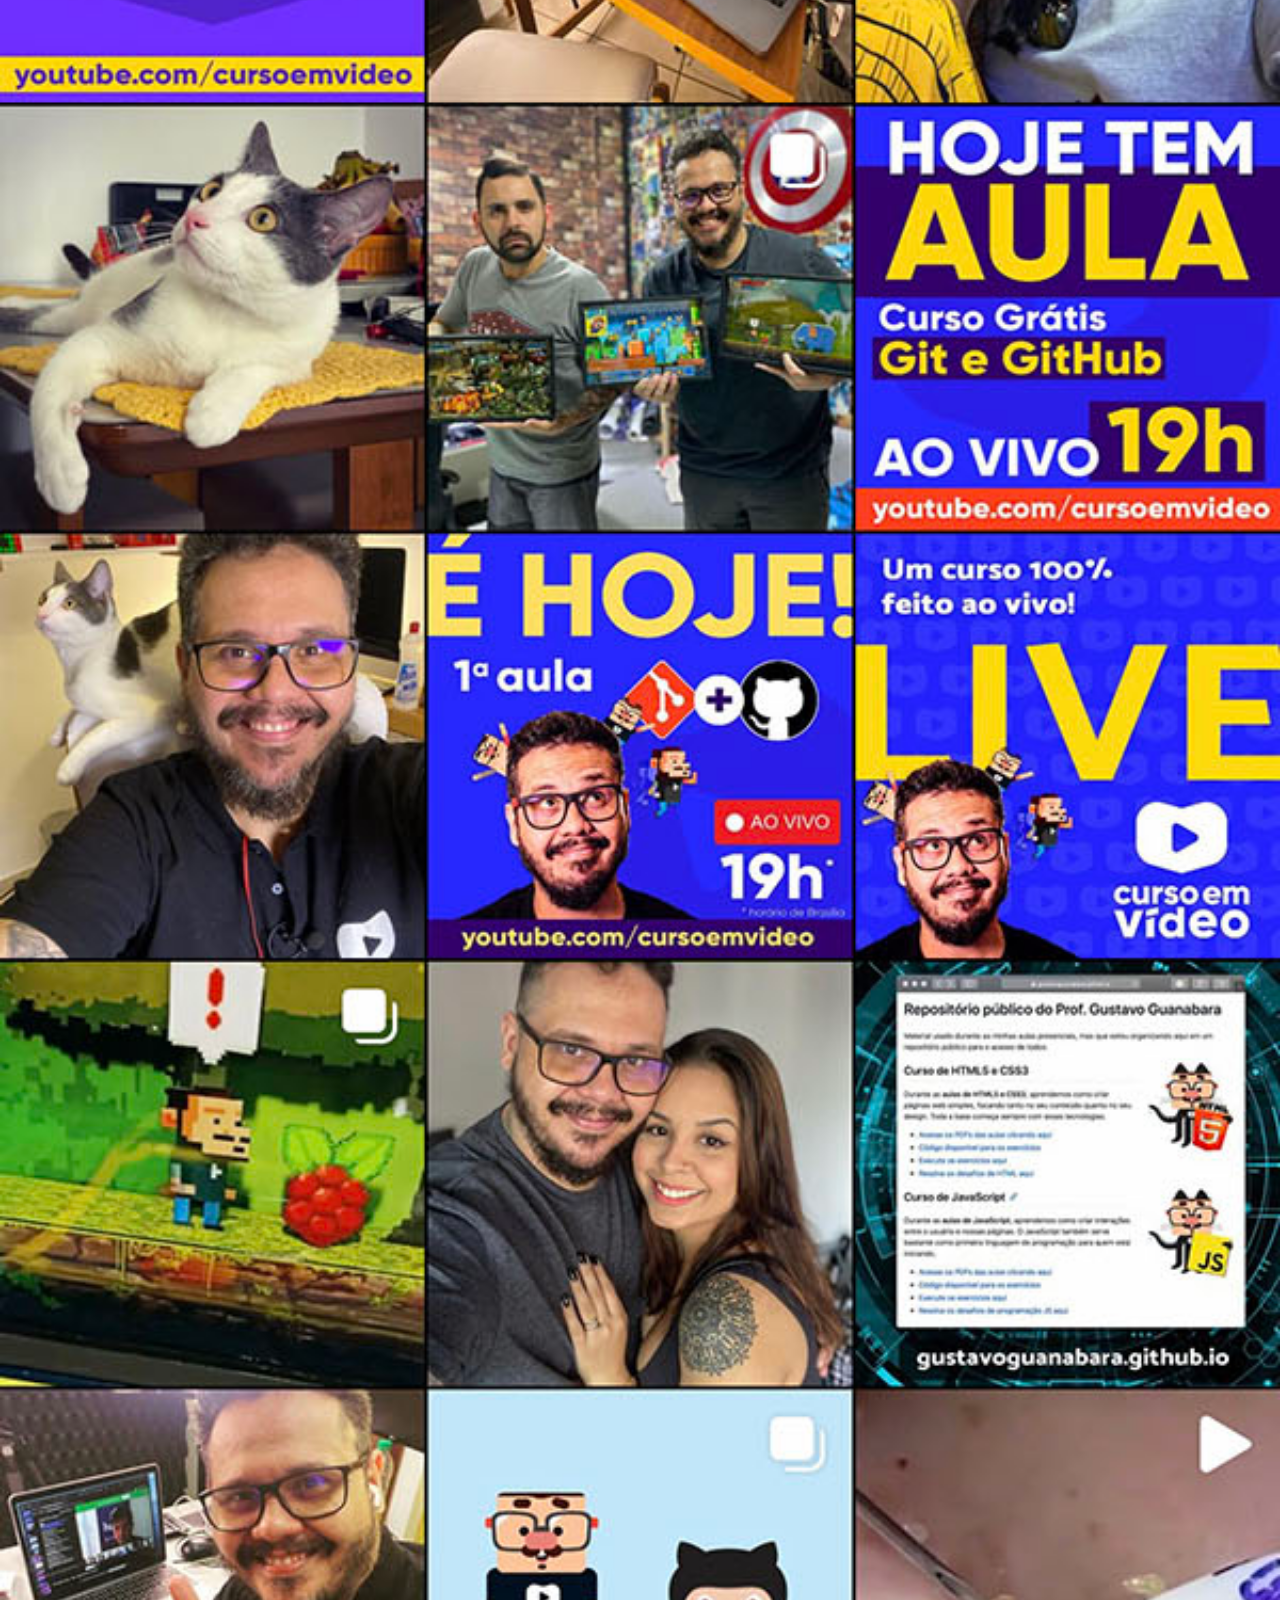
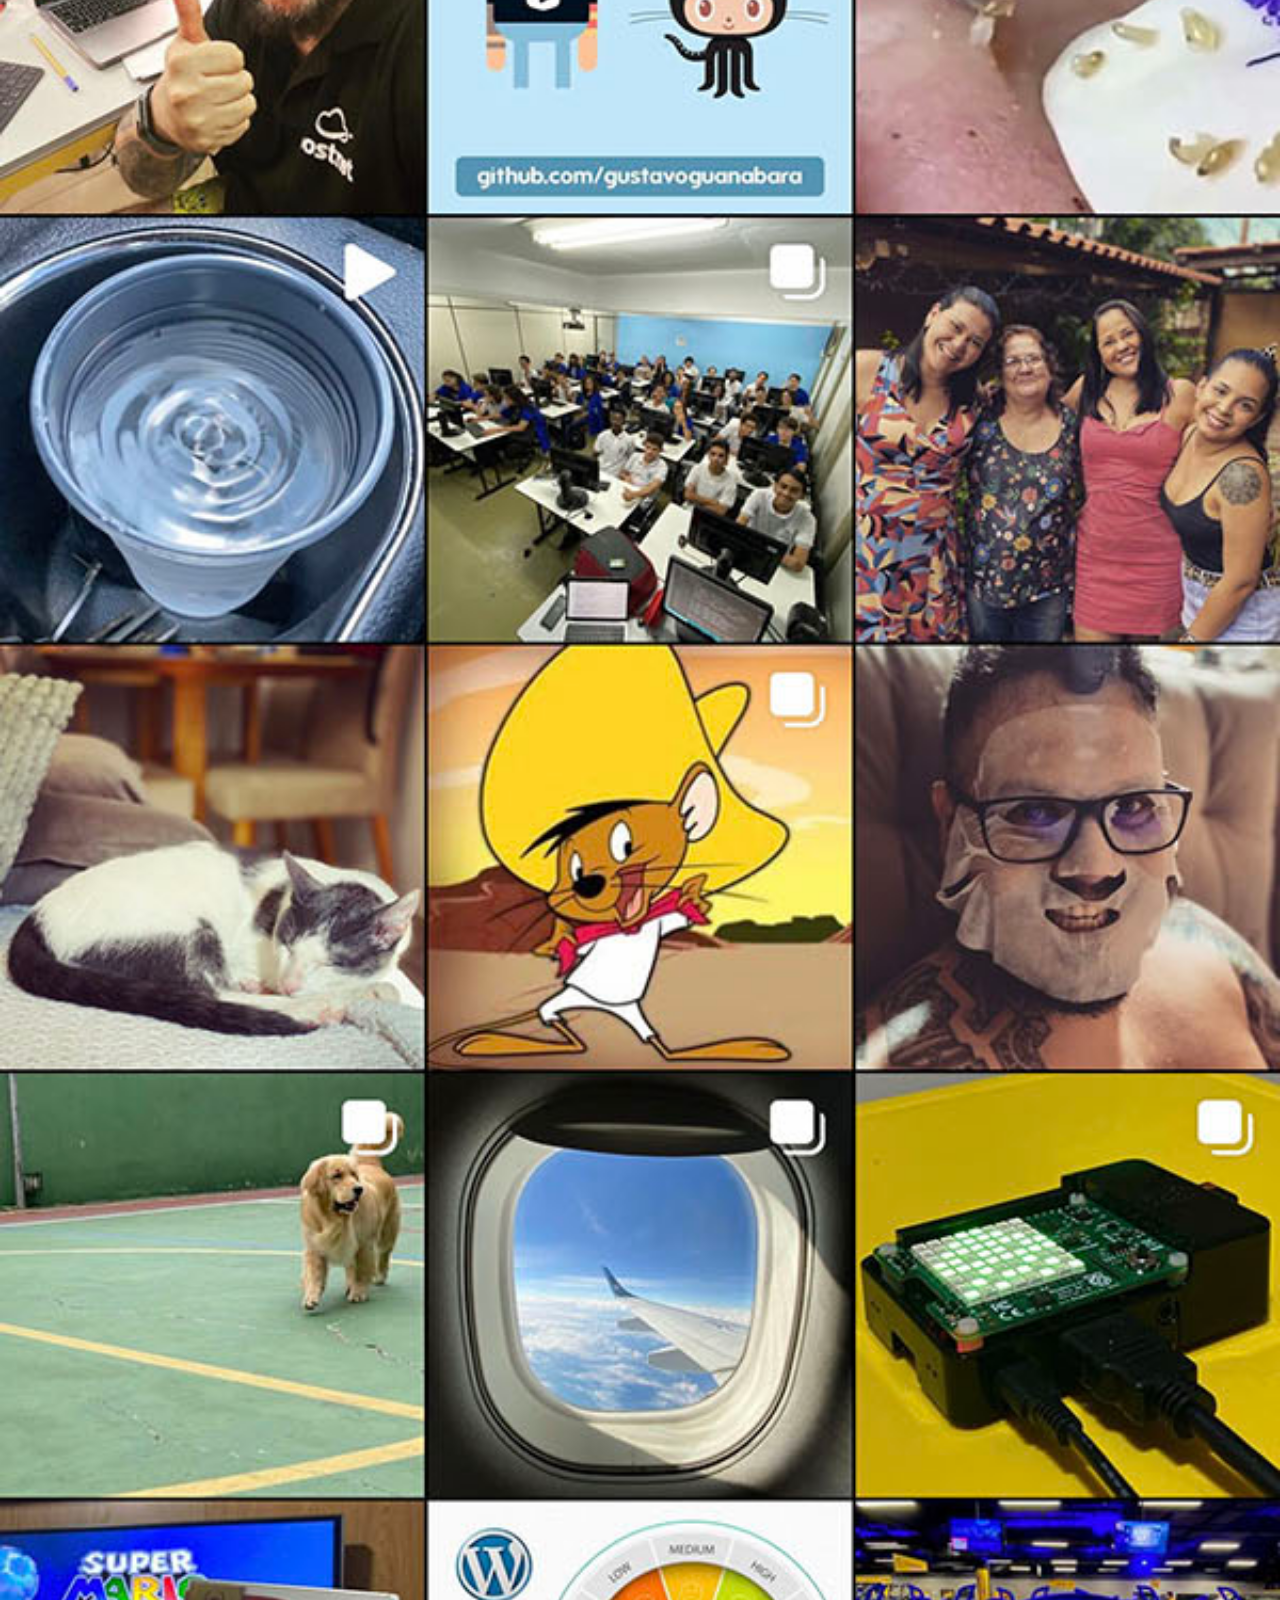
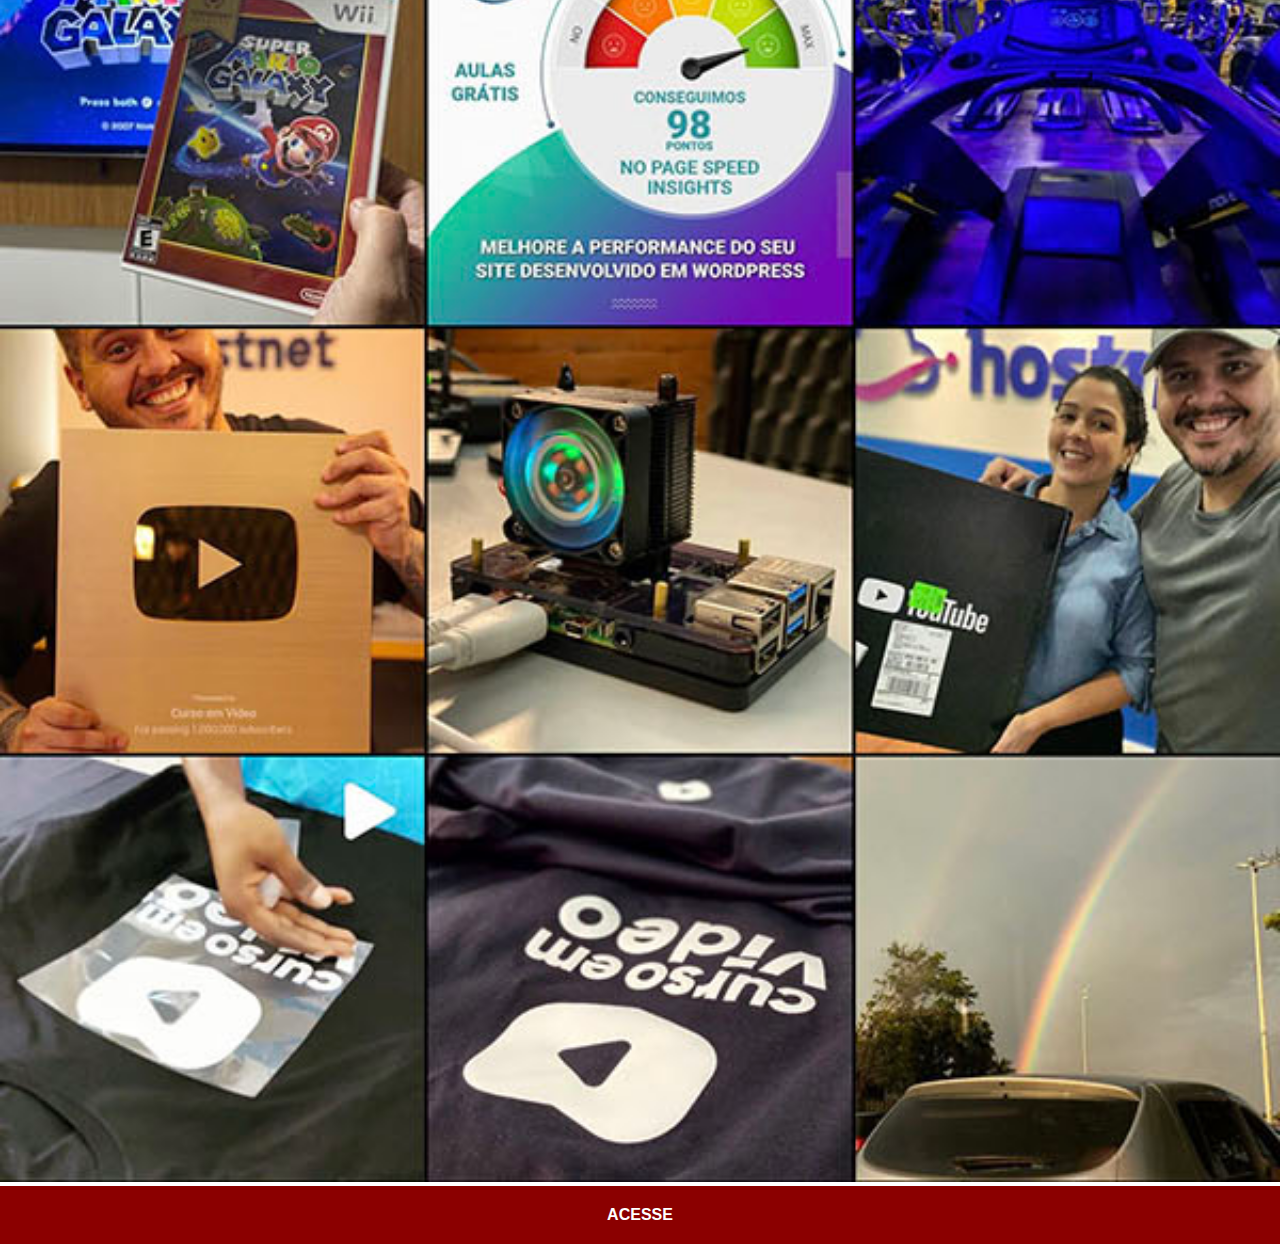
<file: instagram.html>
<!DOCTYPE html>
<html lang="pt-br">
<head>
    <meta charset="UTF-8">
    <meta name="viewport" content="width=device-width, initial-scale=1.0">
    <title>Document</title>
    <link rel="stylesheet" href="estilos/social.css">
</head>
<body>
    <img src="imagens/tela-instagram.jpg" alt=""><a href="https://www.instagram.com/gustavoguanabara/">ACESSE</a>
       
    
</body>
</html>
</file>
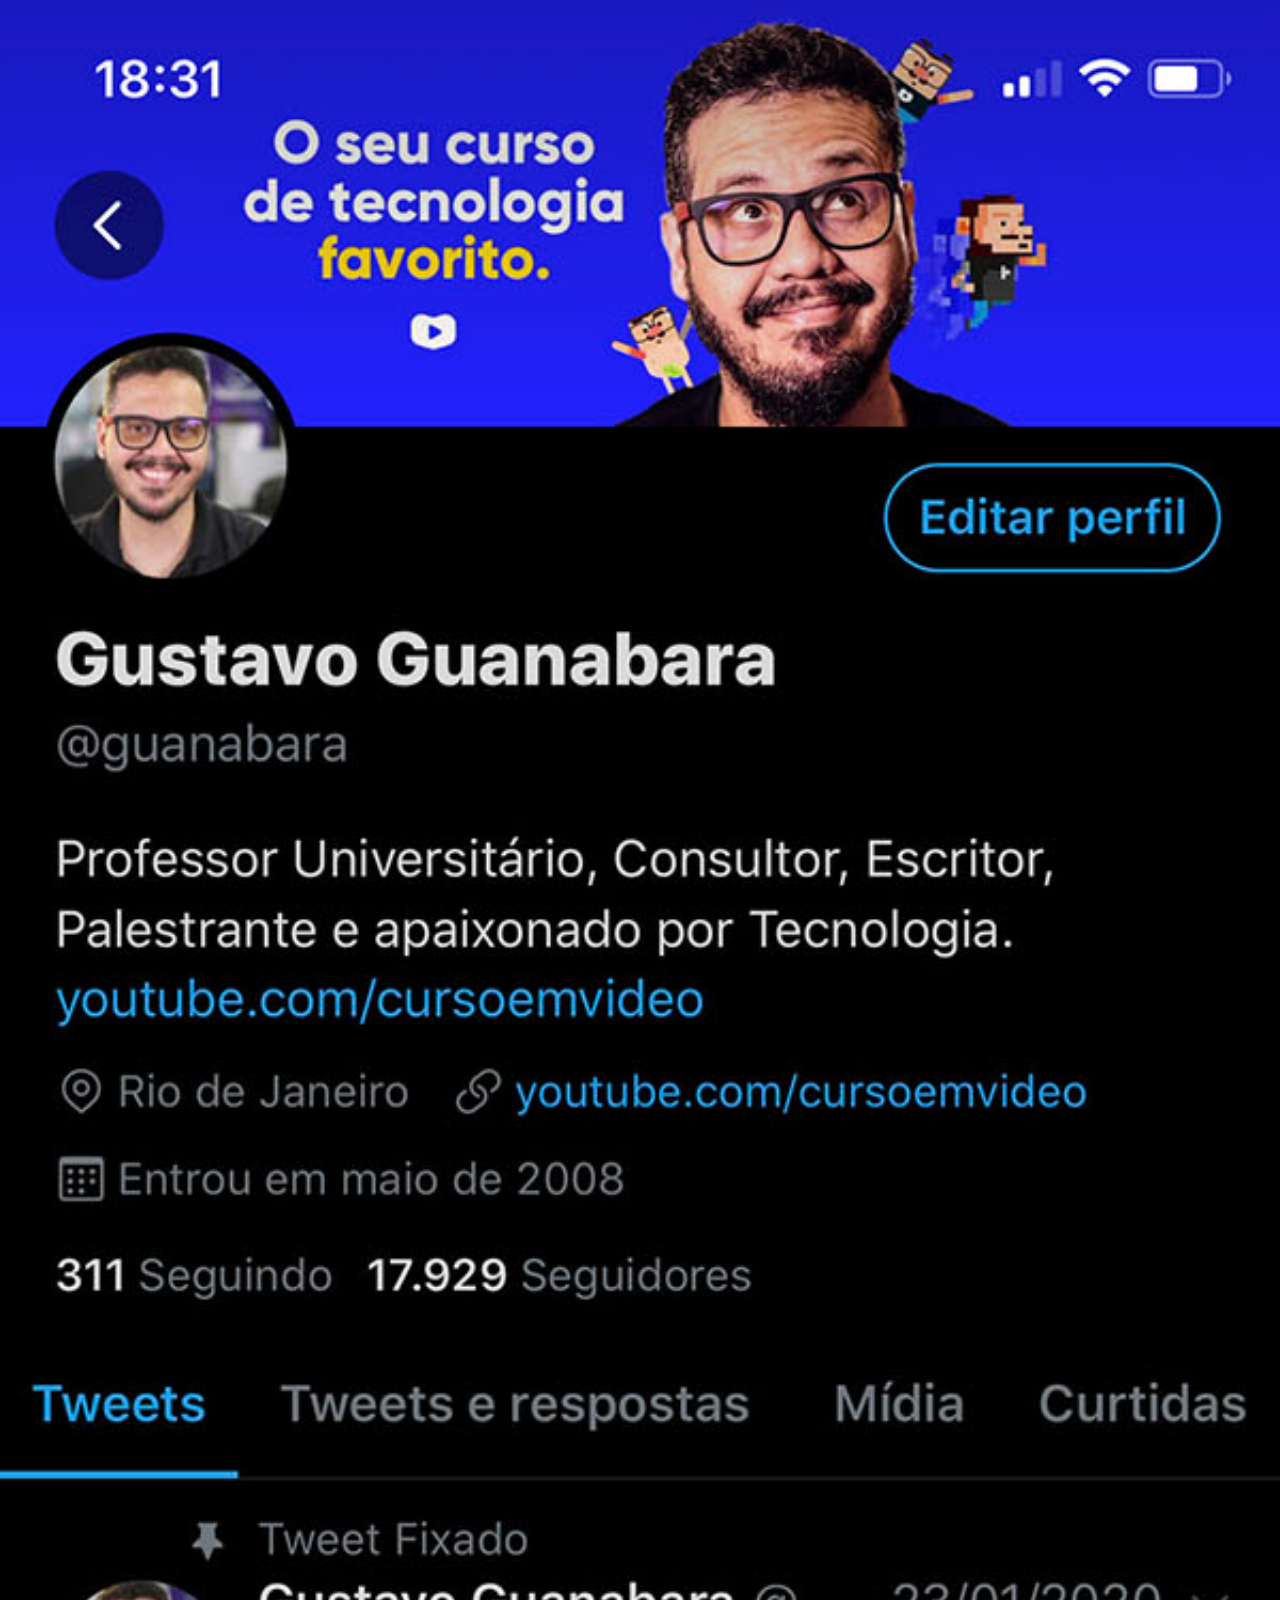
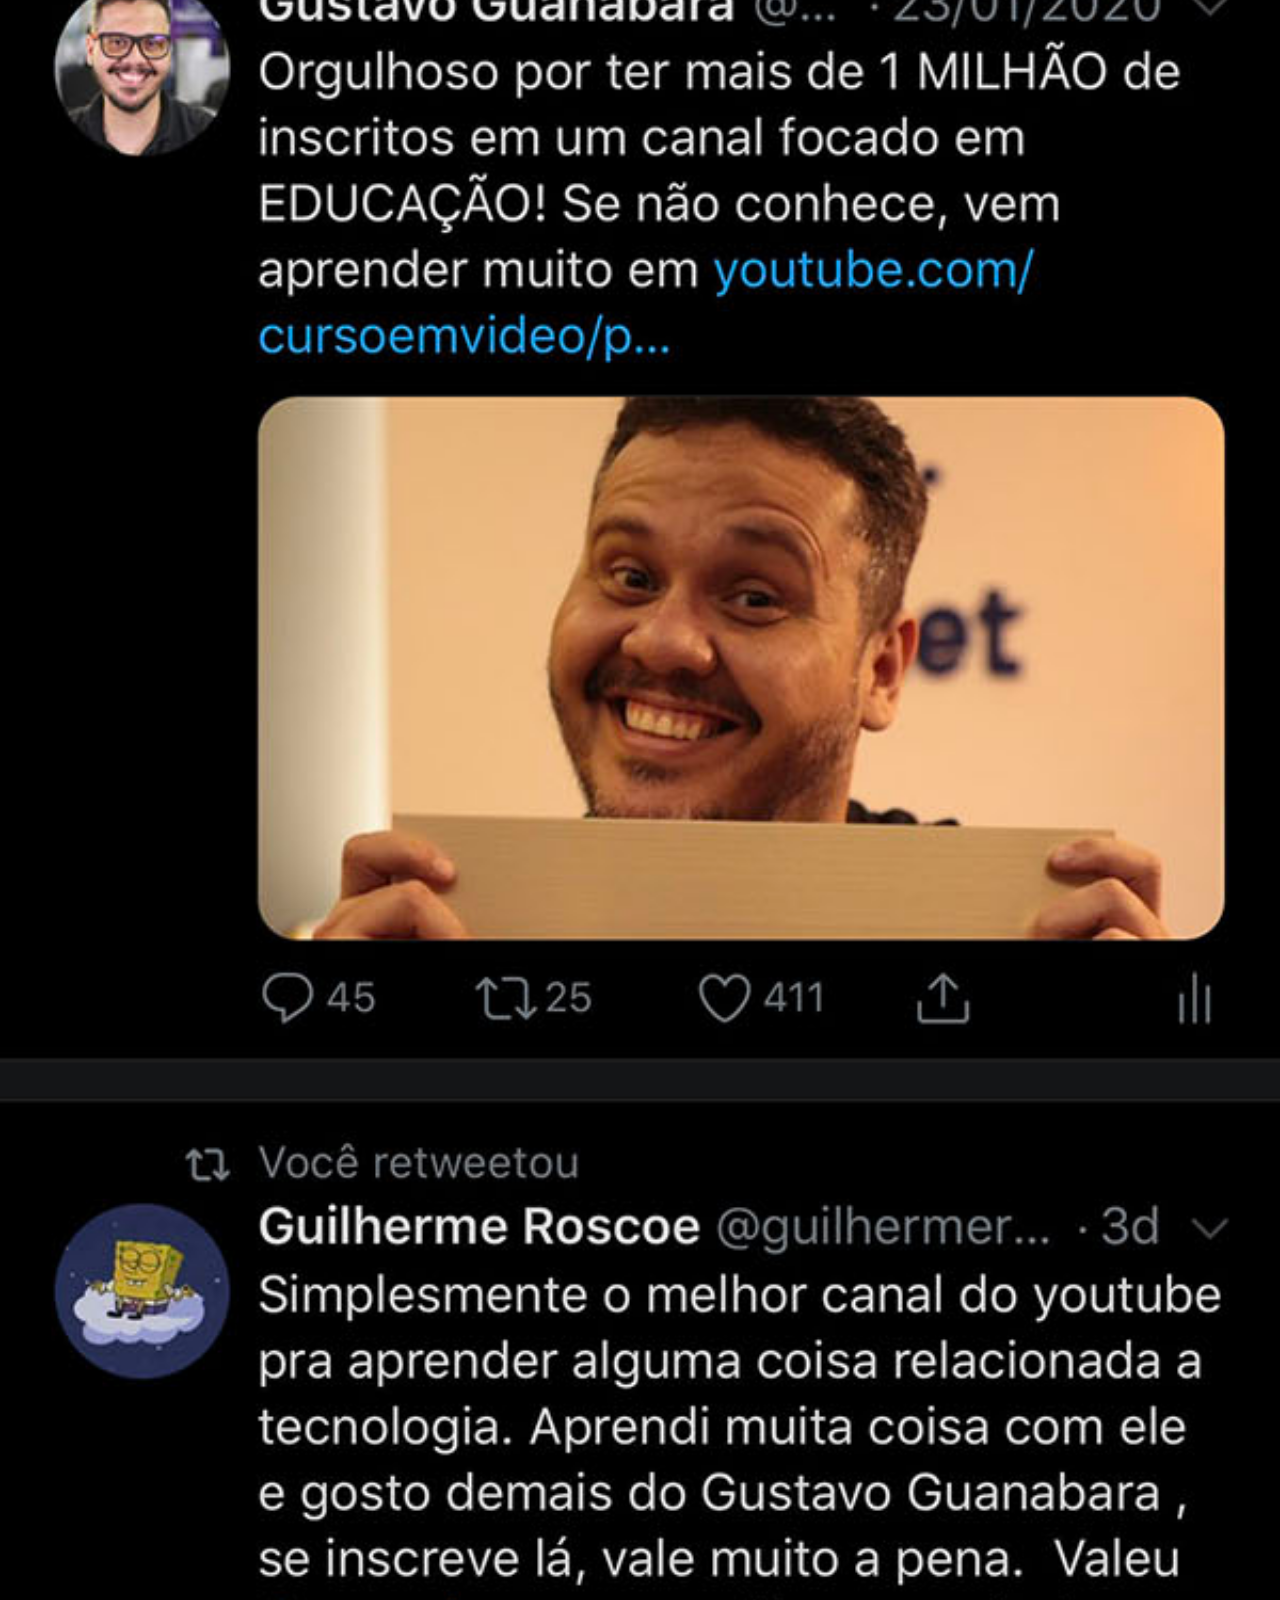
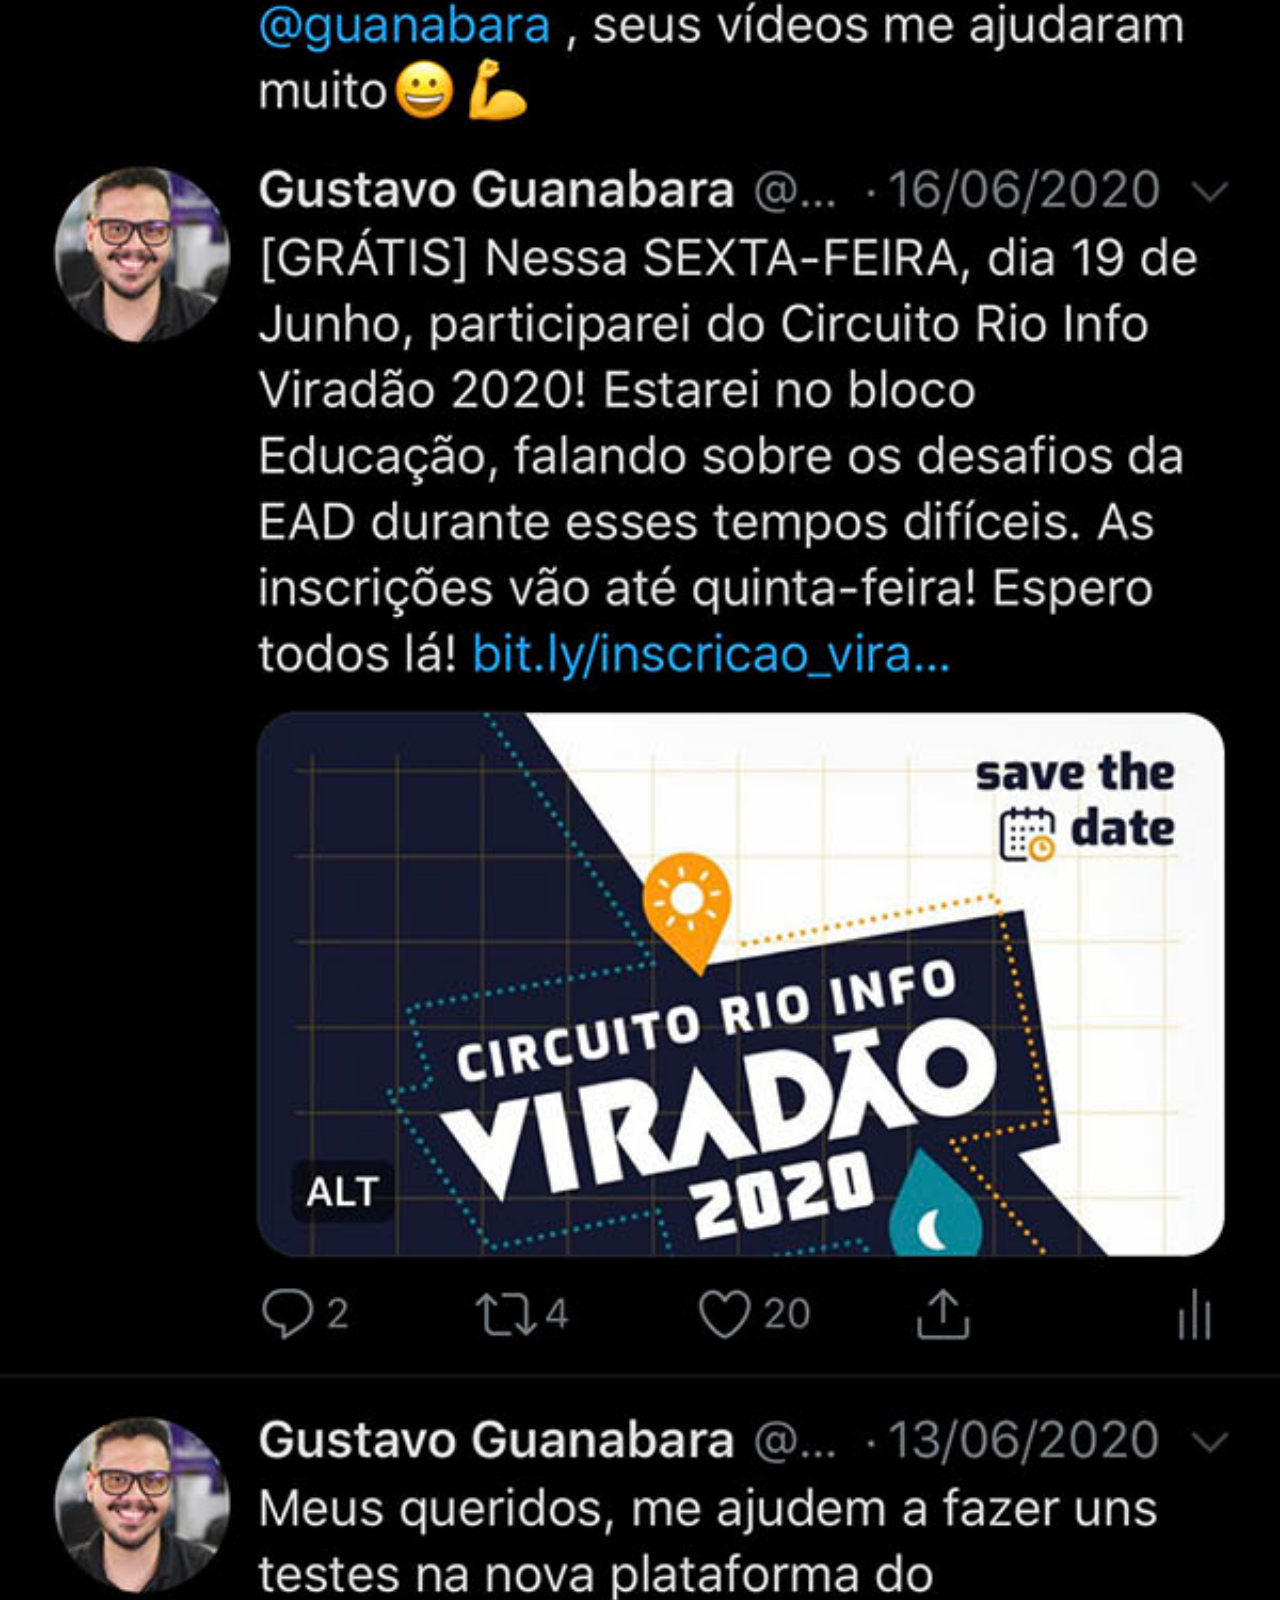
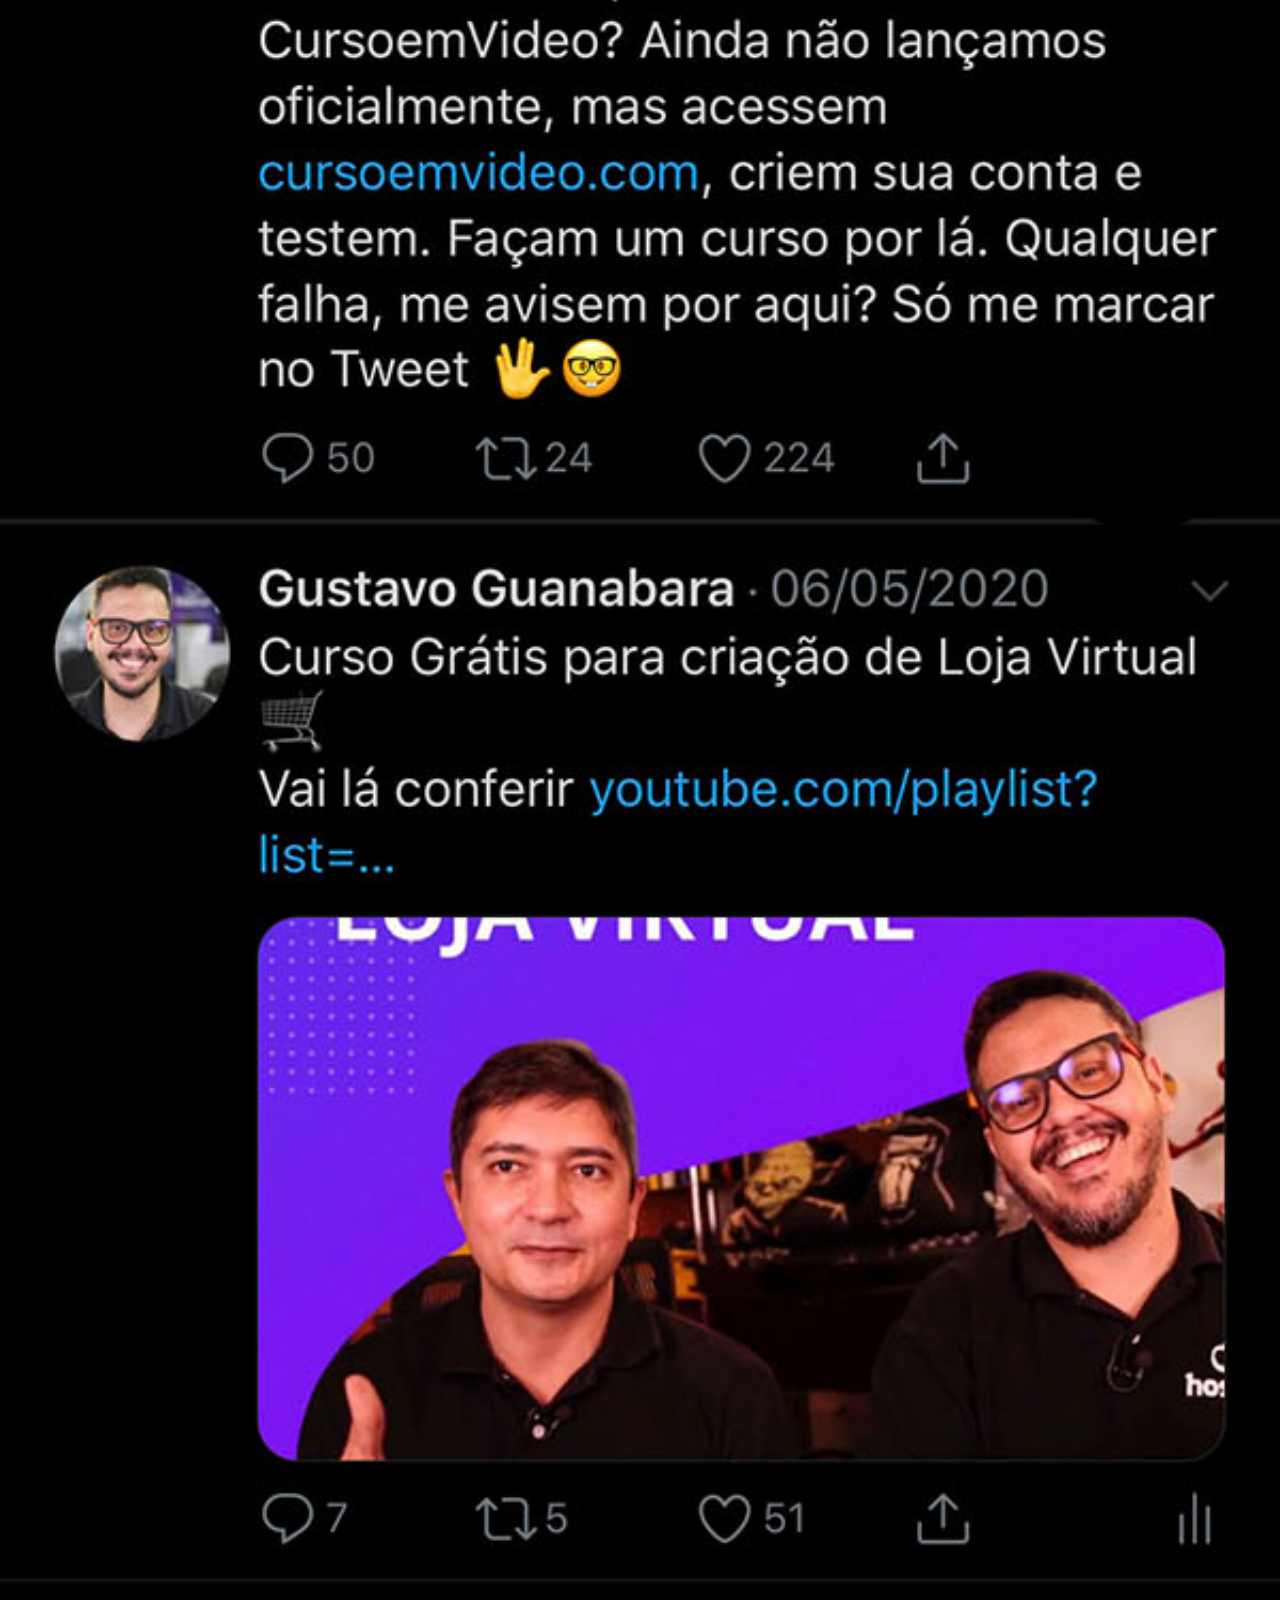
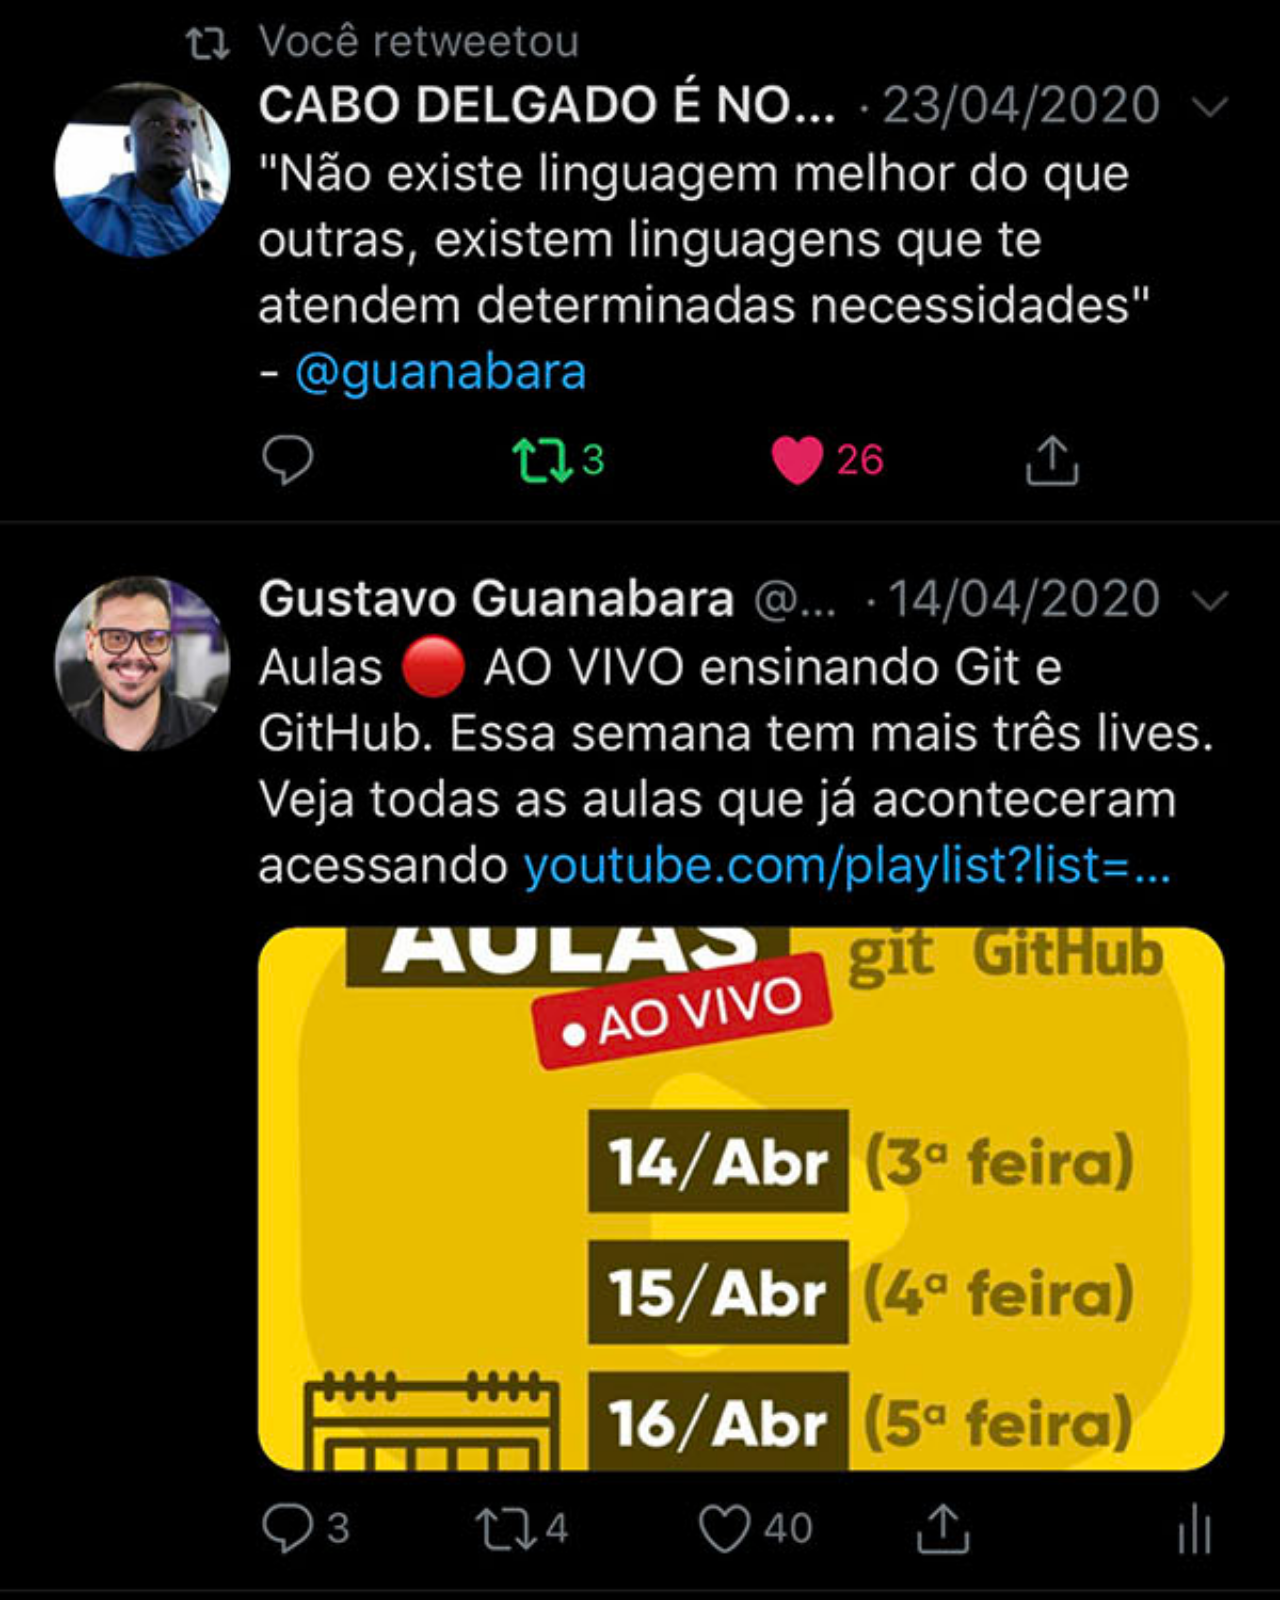
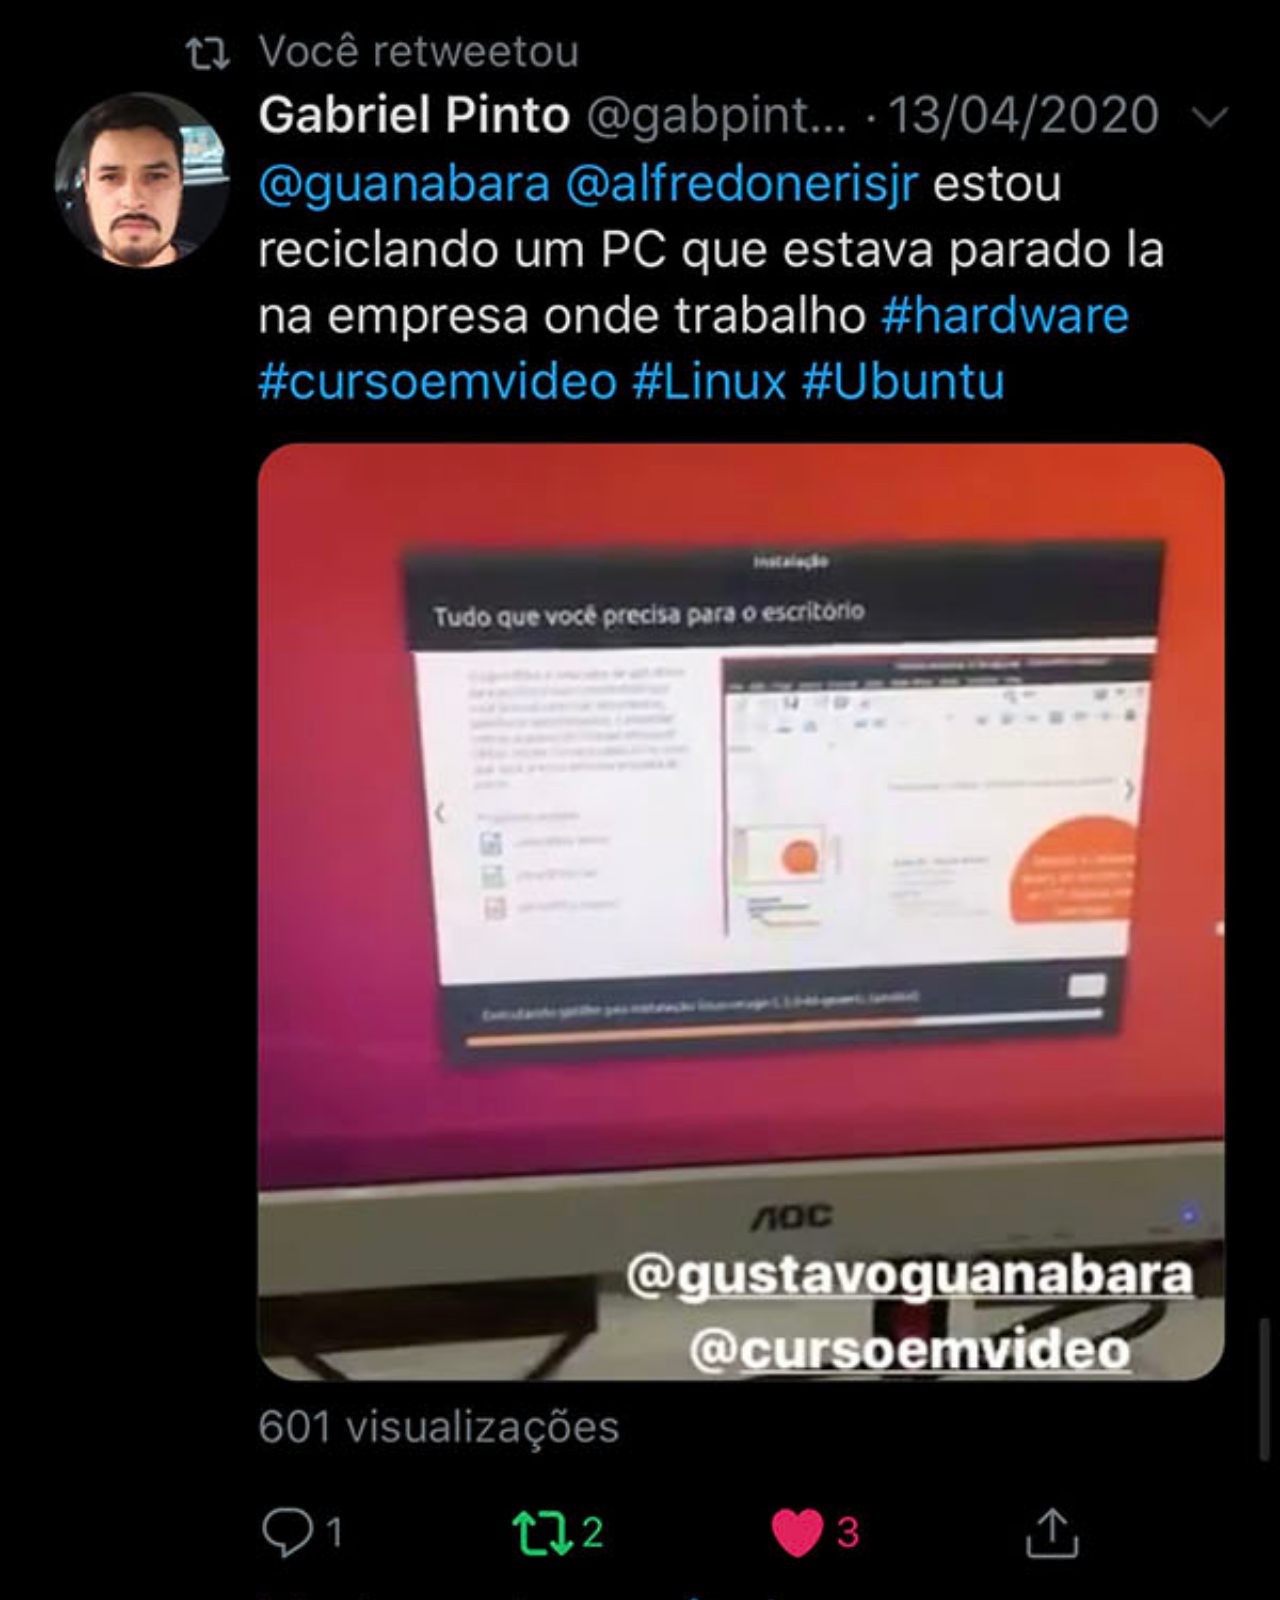
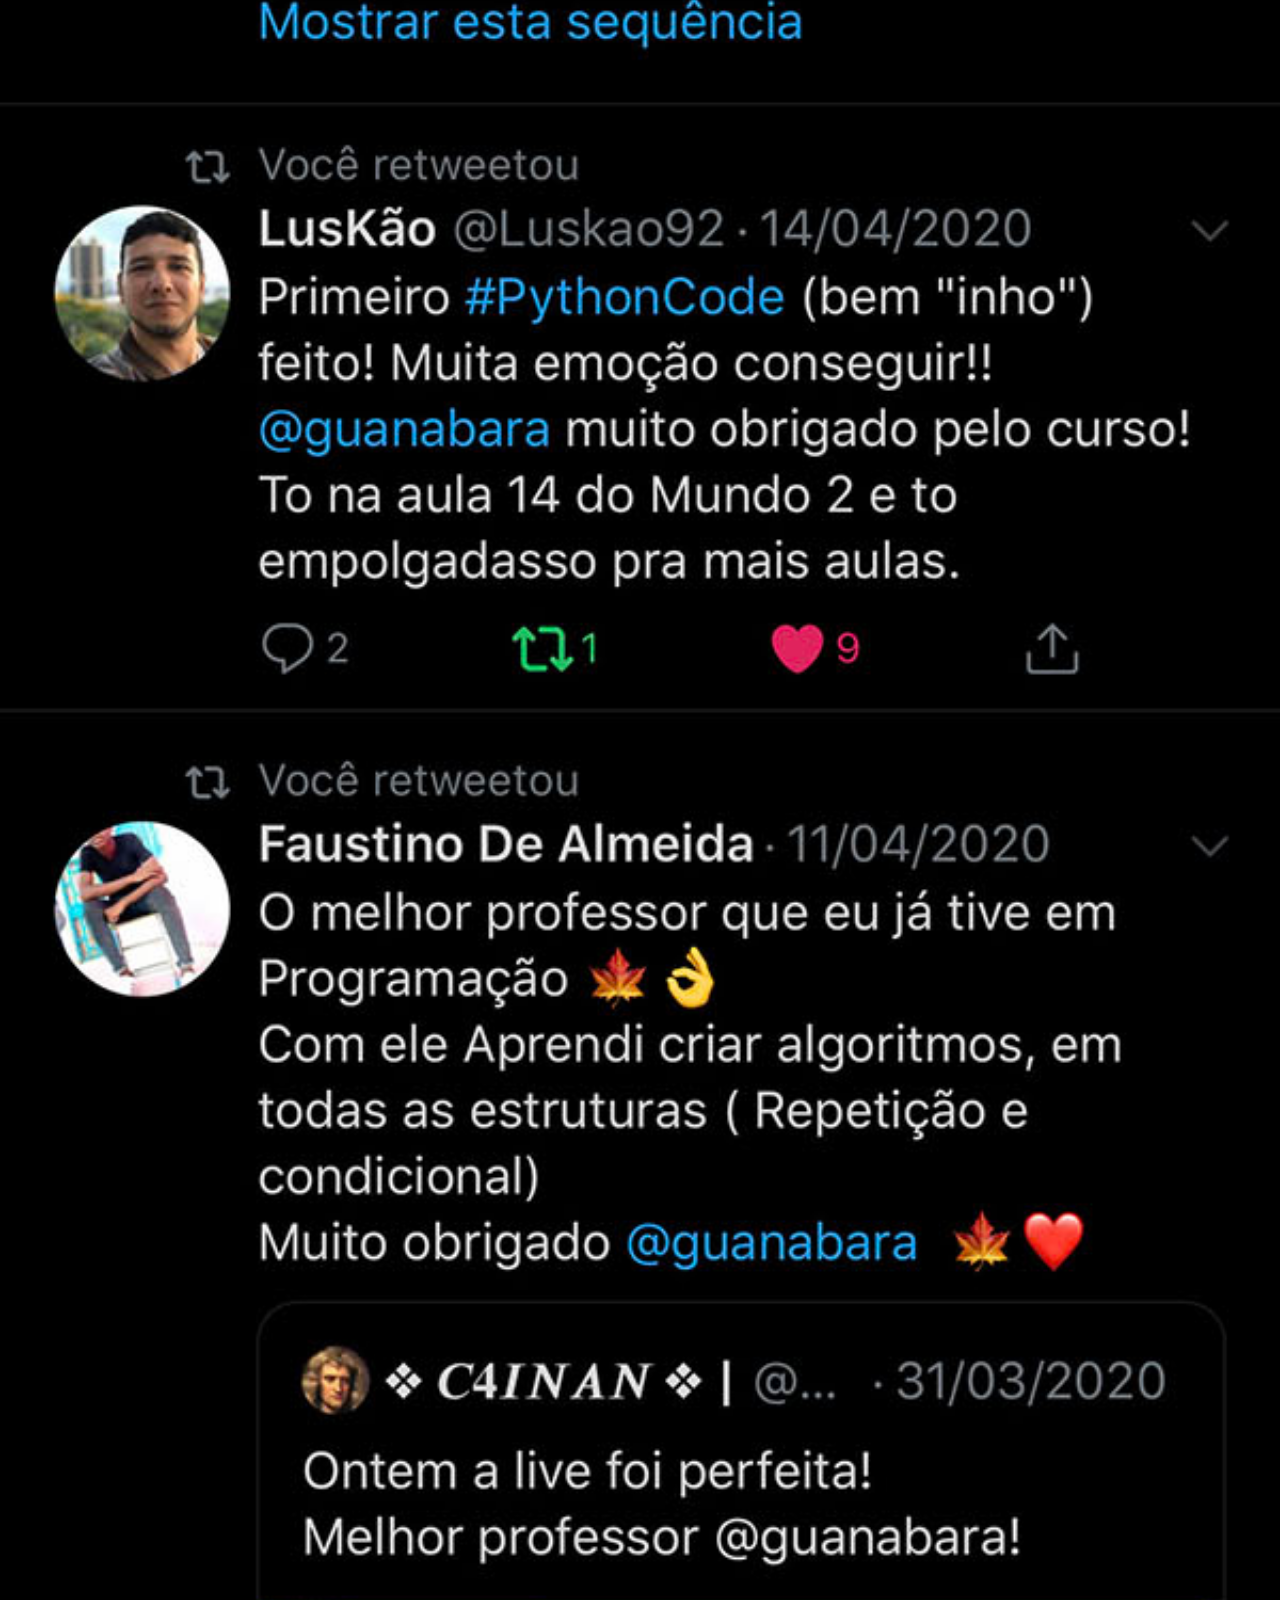
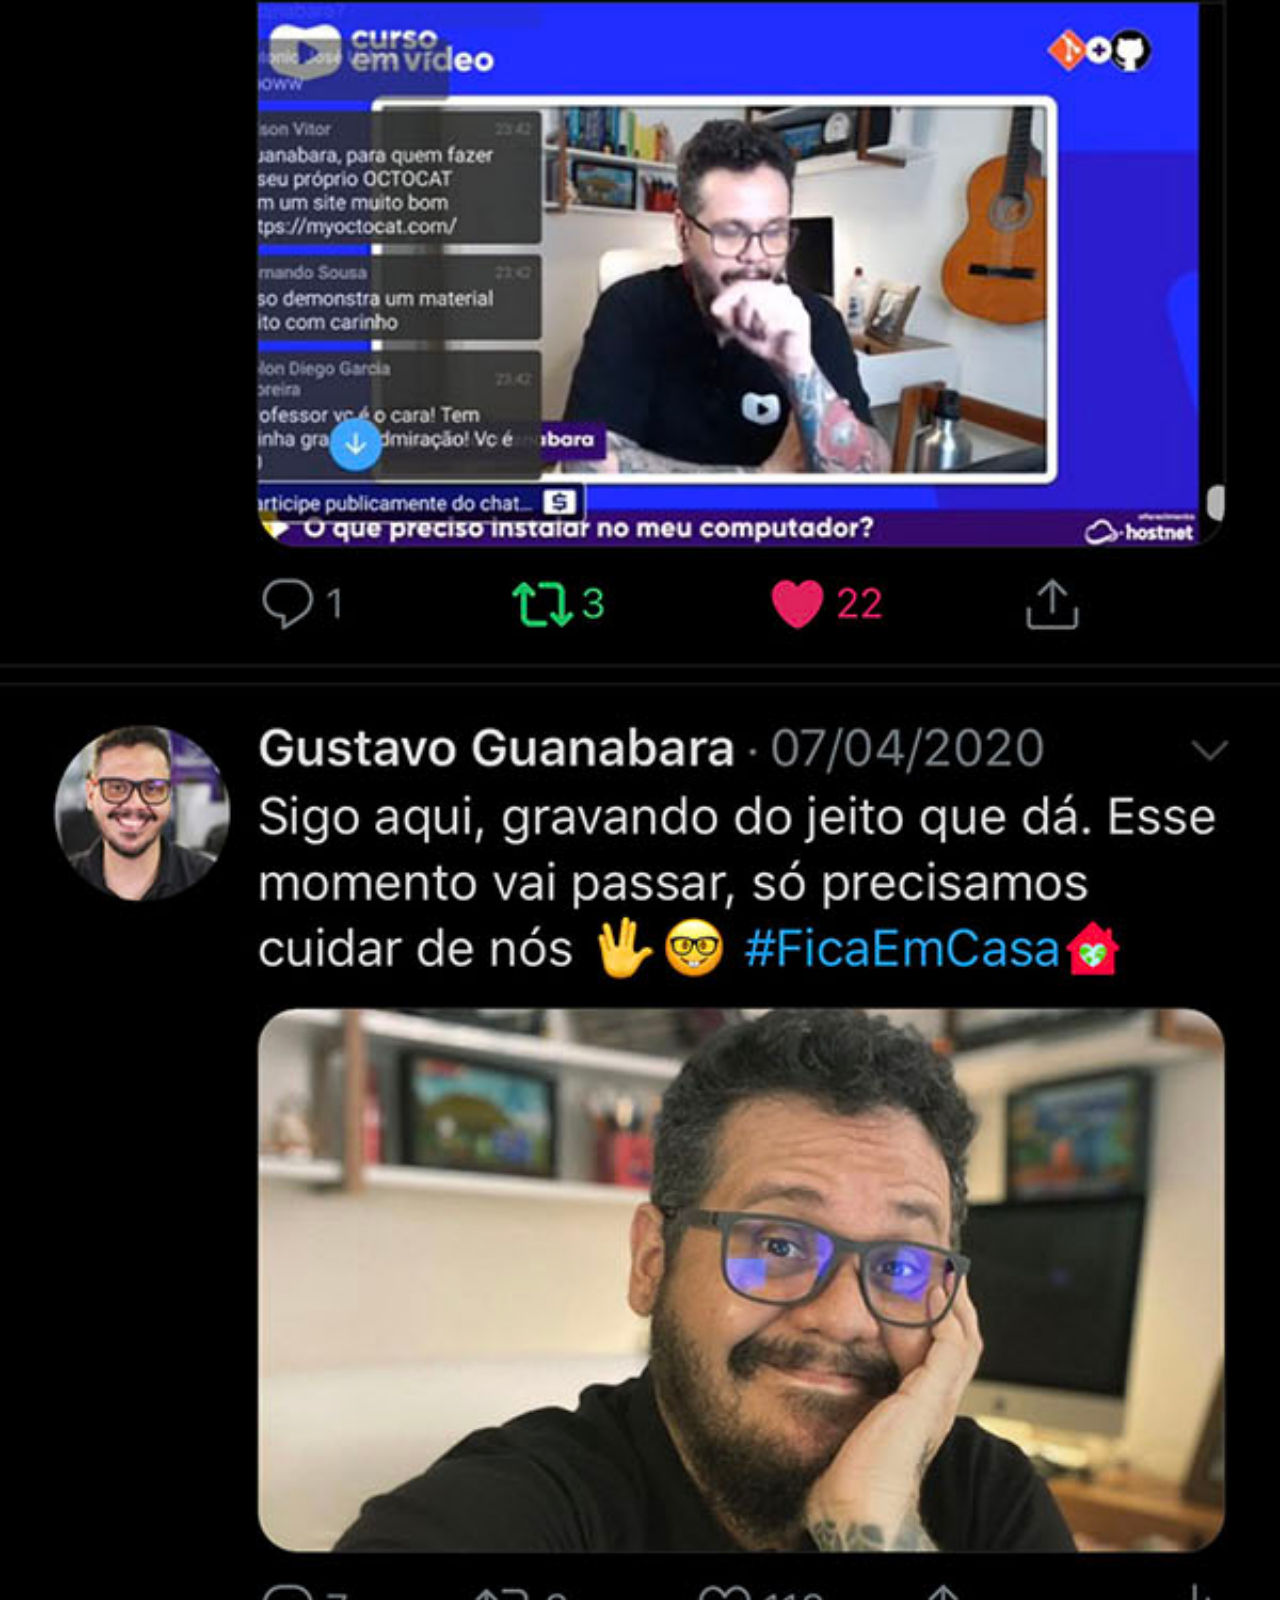
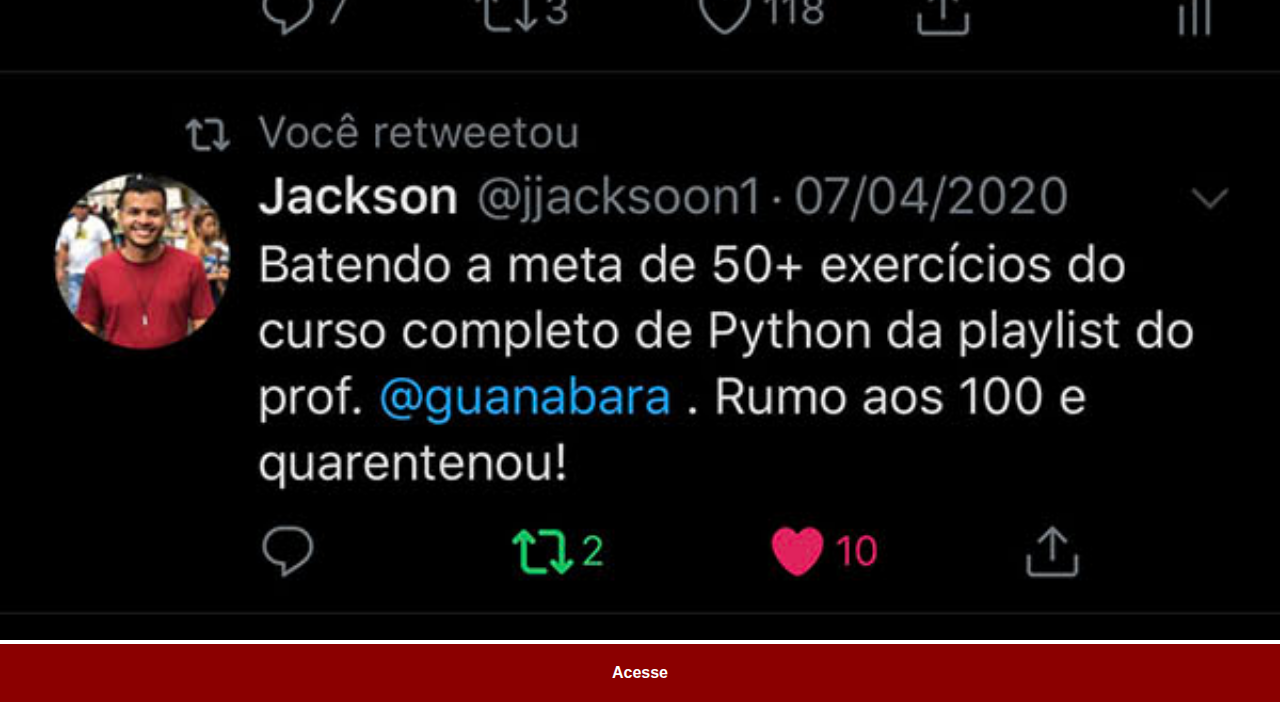
<file: twitter.html>
<!DOCTYPE html>
<html lang="pt-br">
<head>
    <meta charset="UTF-8">
    <meta name="viewport" content="width=device-width, initial-scale=1.0">
    <title>Document</title>
    <link rel="stylesheet" href="estilos/social.css">
</head>
<body>
    <img src="imagens/tela-twitter.jpg" alt=""><a href="https://twitter.com/guanabara">Acesse</a>
       
    
</body>
</html>
</file>
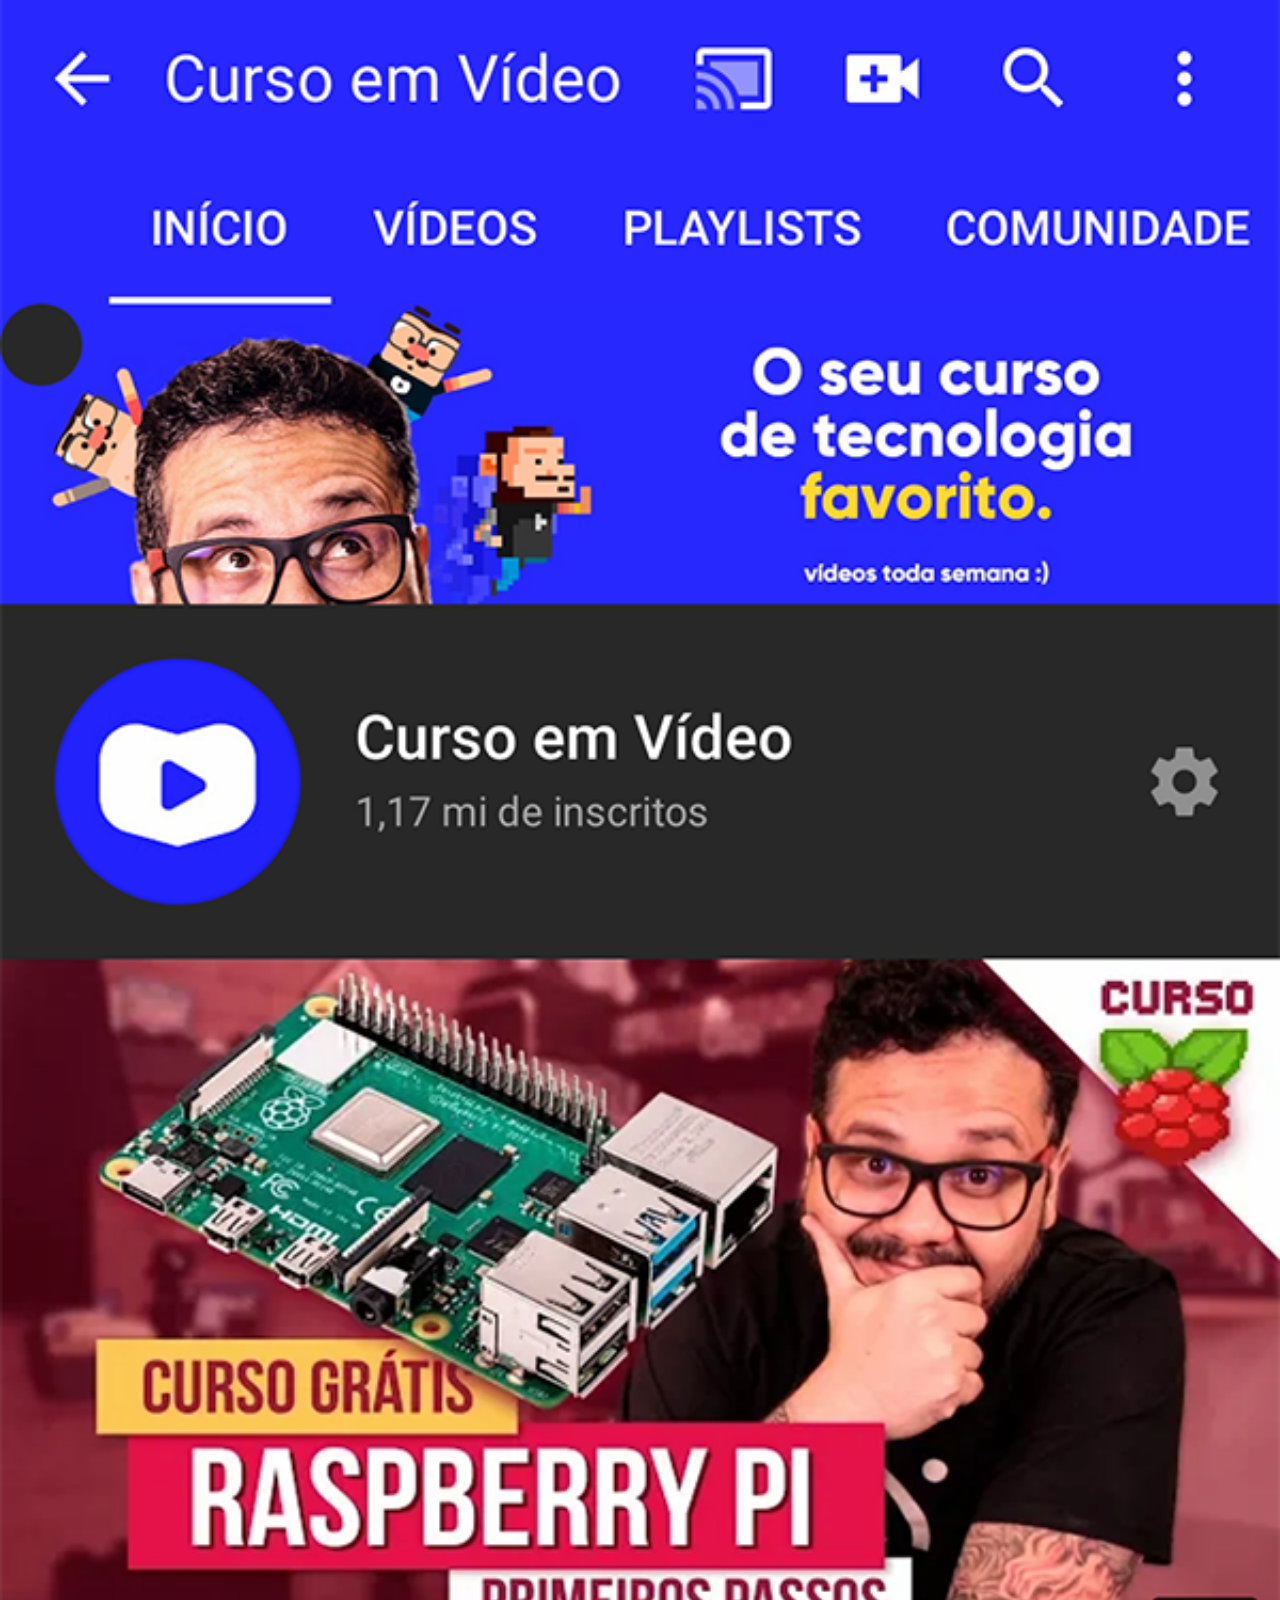
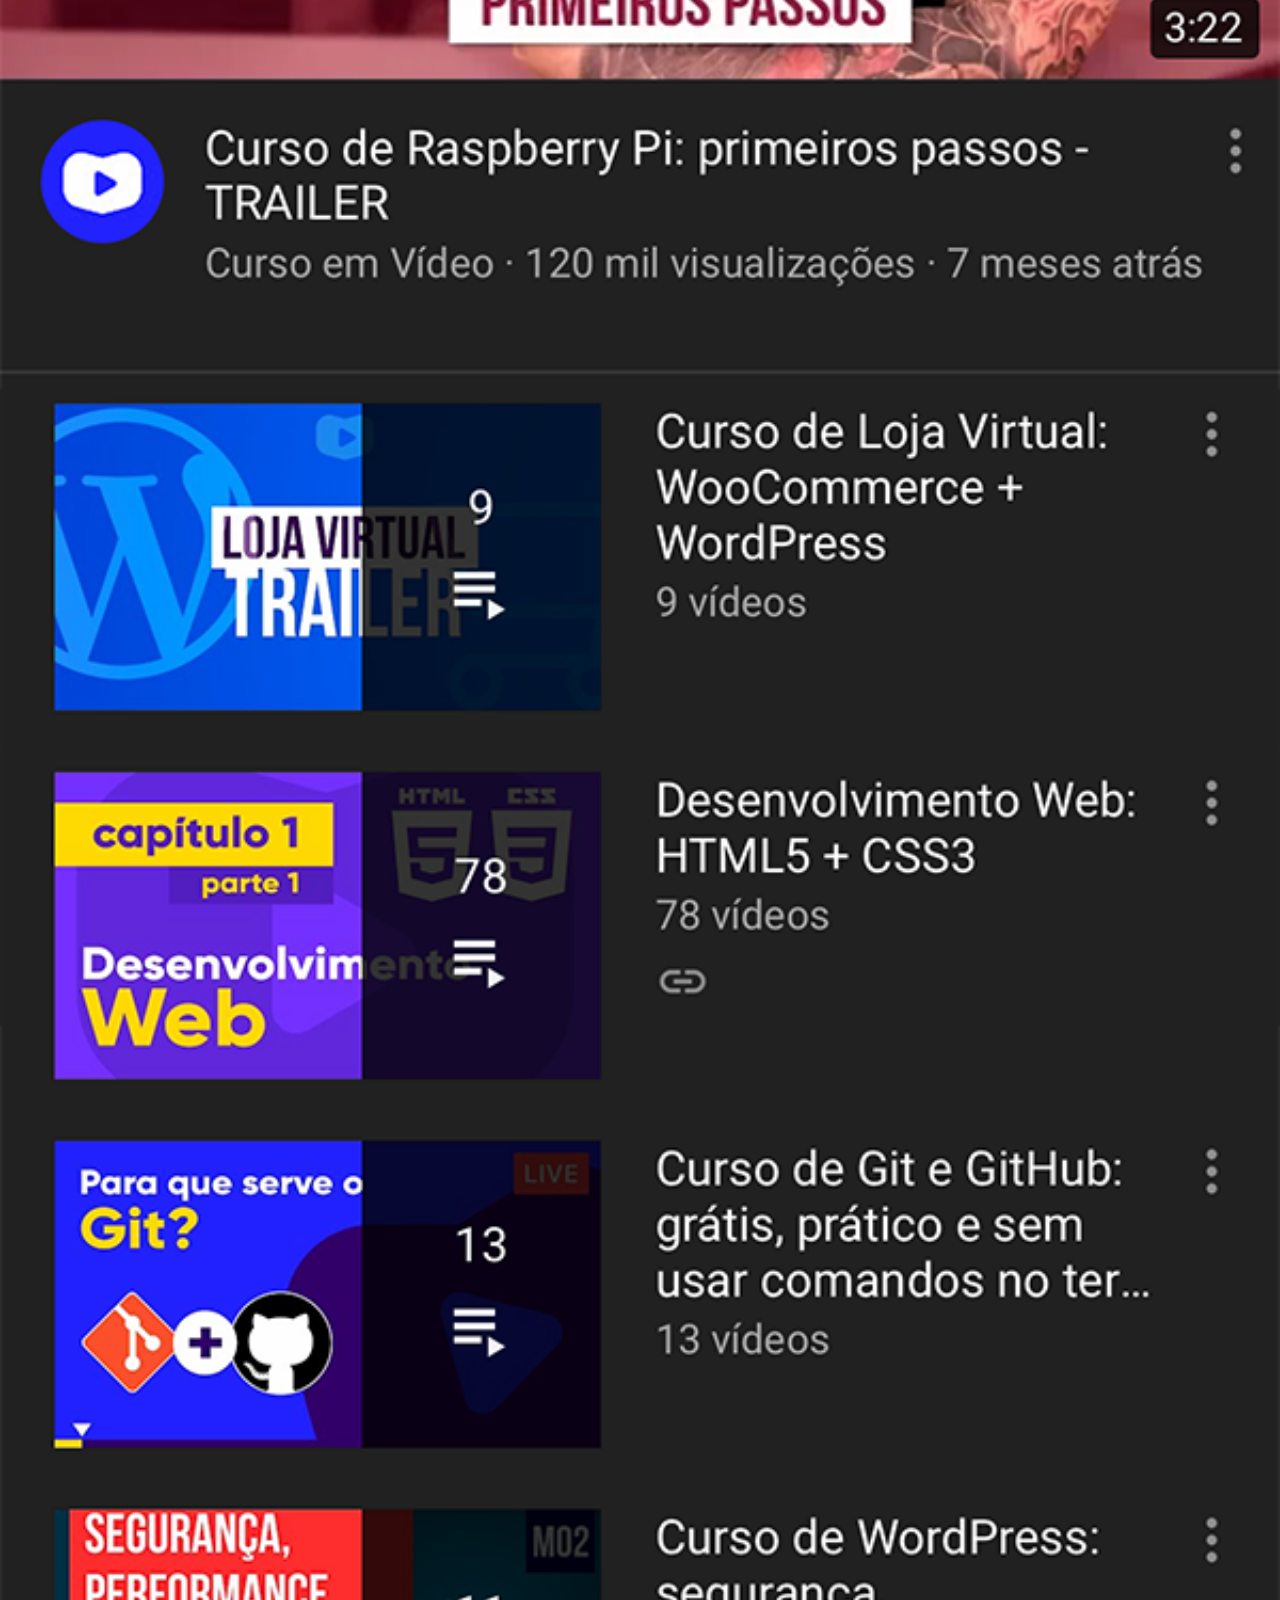
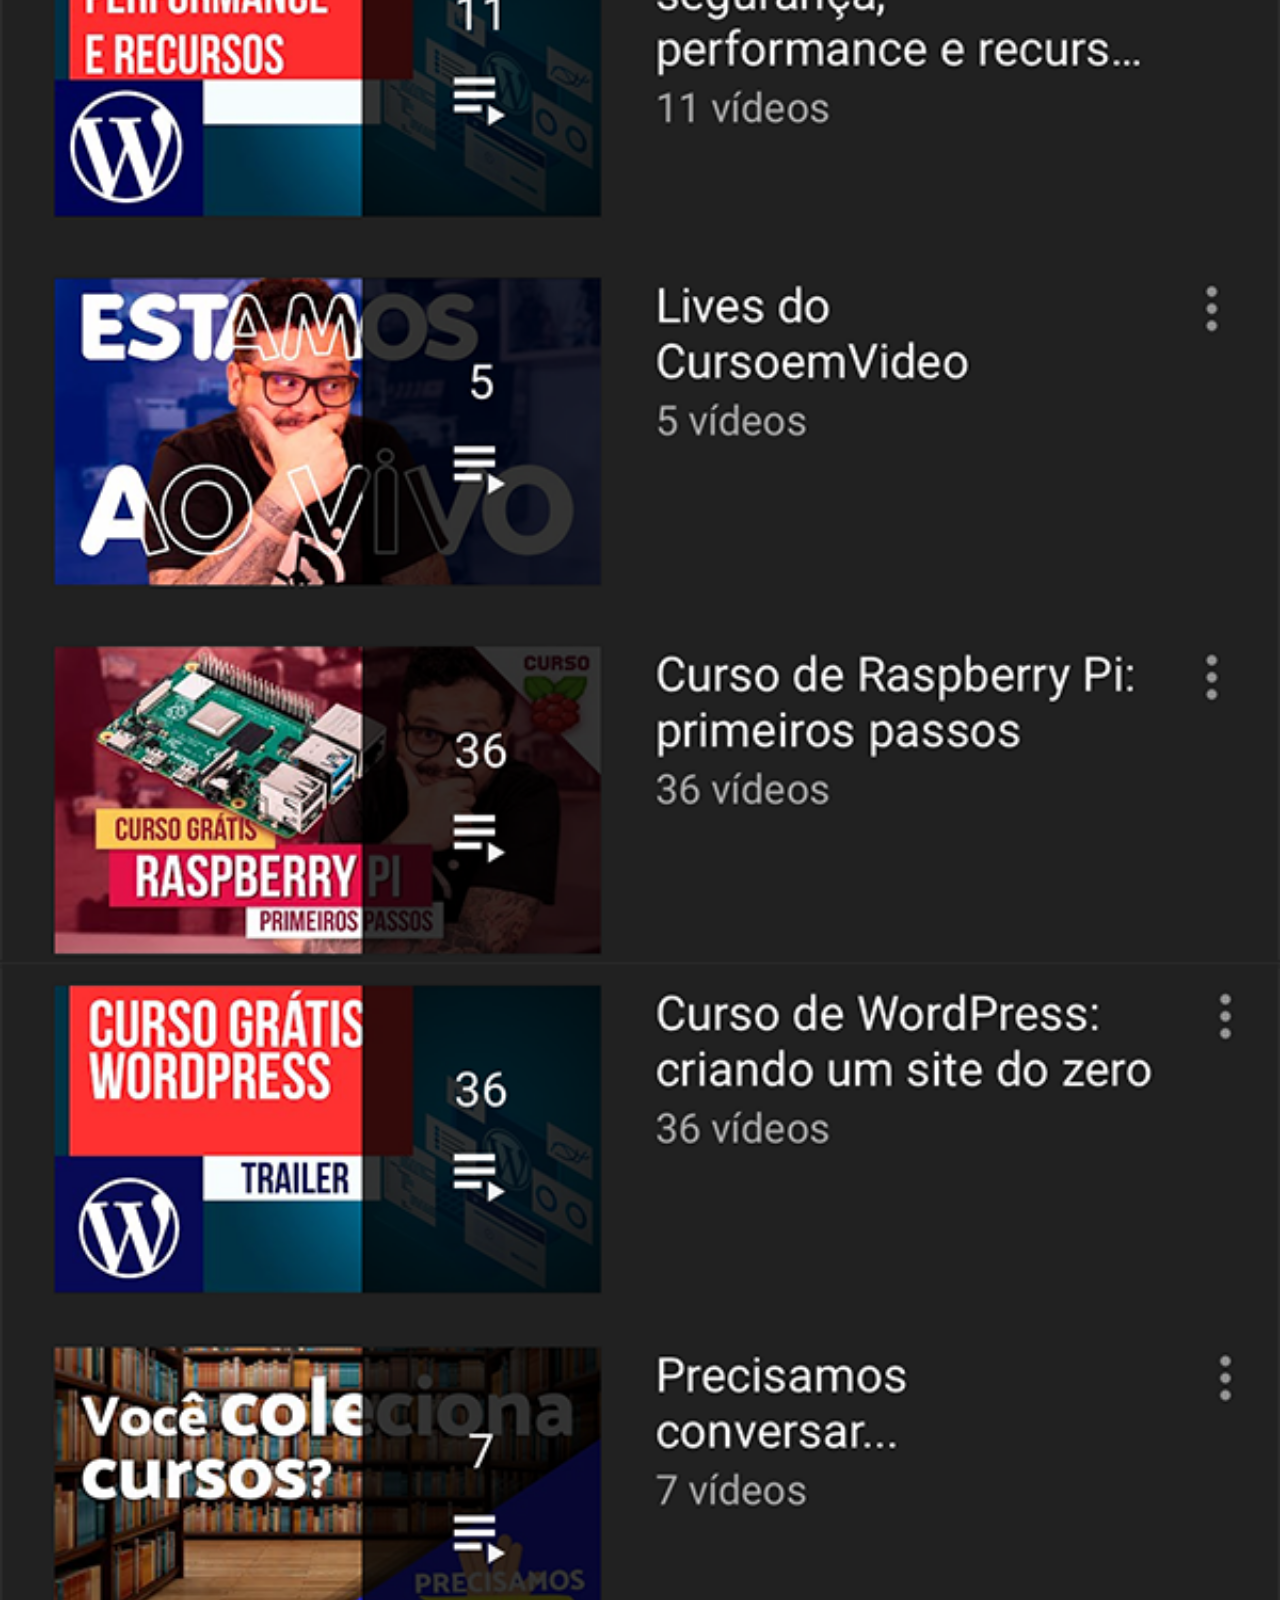
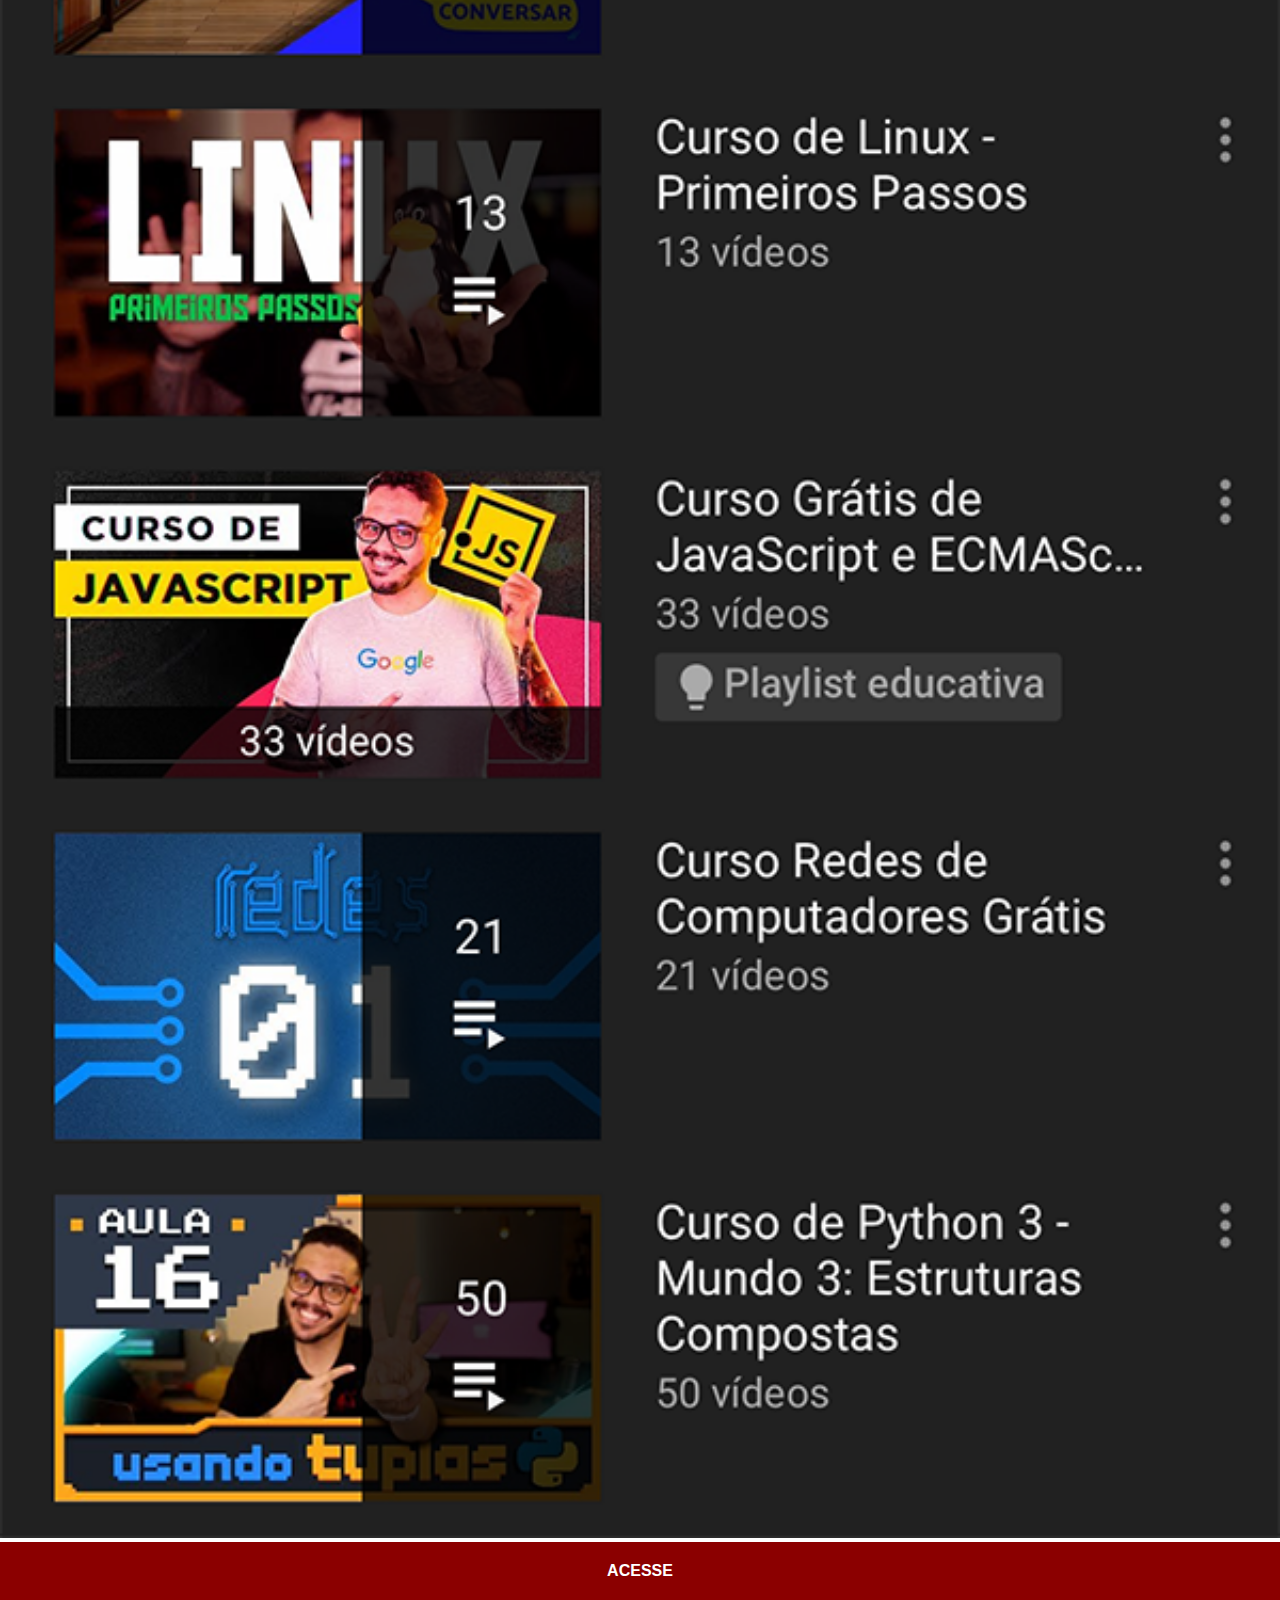
<file: youtube.html>
<!DOCTYPE html>
<html lang="pt-br">
<head>
    <meta charset="UTF-8">
    <meta name="viewport" content="width=device-width, initial-scale=1.0">
    <link rel="stylesheet" href="estilos/social.css">
    <title>Youtube</title>
   
</head>
<body>
    <img src="imagens/tela-youtube.png" alt="Youtube"><a href="https://www.youtube.com/@CursoemVideo/playlists" target="_blank">ACESSE</a>
</body>
</html>
</file>
<file: estilos/style.css>
@charset "UTF-8";
*{
  margin: 0px;
  padding: 0px;
  font-family: Arial, Helvetica, sans-serif;  
}
html, body{
    height: 100vh;
    width: 100vw;
    background-color: black;
}
body{
    background: url(../imagens/fundo-madeira.jpg) no-repeat top center;
    background-size: cover;
    background-attachment: fixed;
}
main{
    height: 100vh;
    position: relative;
    
}
section#telefone{
    position: absolute;
    left: 50%;
    top: 50%;
    transform: translate(-50%, -50%);
    height: 627px;
    width: 311px;
    background-image: url(../imagens/frame-iphone.png);
    background-repeat: no-repeat;
}
iframe#tela{
    position: relative;
    top: 12.8%;
    left: 7%;
    height: 471px;
    width: 269px;
}
section#redes-sociais{
    text-align: right;
}

section#redes-sociais>a>img{
    width: 50px;
    margin: 10px;
    border-radius: 50%;
    box-shadow: 2px 2px 5px rgba(0, 0, 0, 0.397);
    position: relative;
    box-sizing: border-box;
    
}
section#redes-sociais>a>img:hover{
    border: 2px solid rgba(255, 255, 255, 0.63);
    transform: translate(-3px, -3px);
    box-shadow: 5px 5px 10px rgba(0, 0, 0, 0.699);
    transition: transform 0.5s, border 1s
}
</file>
<file: estilos/social.css>
@charset "UTF-8";
    
        *{
            margin: 0px;
            padding: 0px;
            font-family: Arial, Helvetica, sans-serif;
        }
        ::-webkit-scrollbar{
            width: 0px;
            height: 0px;
        }
        img{
            width: 100vw;
            
        }
        a{ 
            display: block;
            background-color: darkred;
            text-align: center;
            color:  white;
            text-decoration: none;
            padding: 20px;
            font-weight: bolder;
        }

        a:hover{
            background-color: red;
            font-weight: bolder;
             }
</file>
